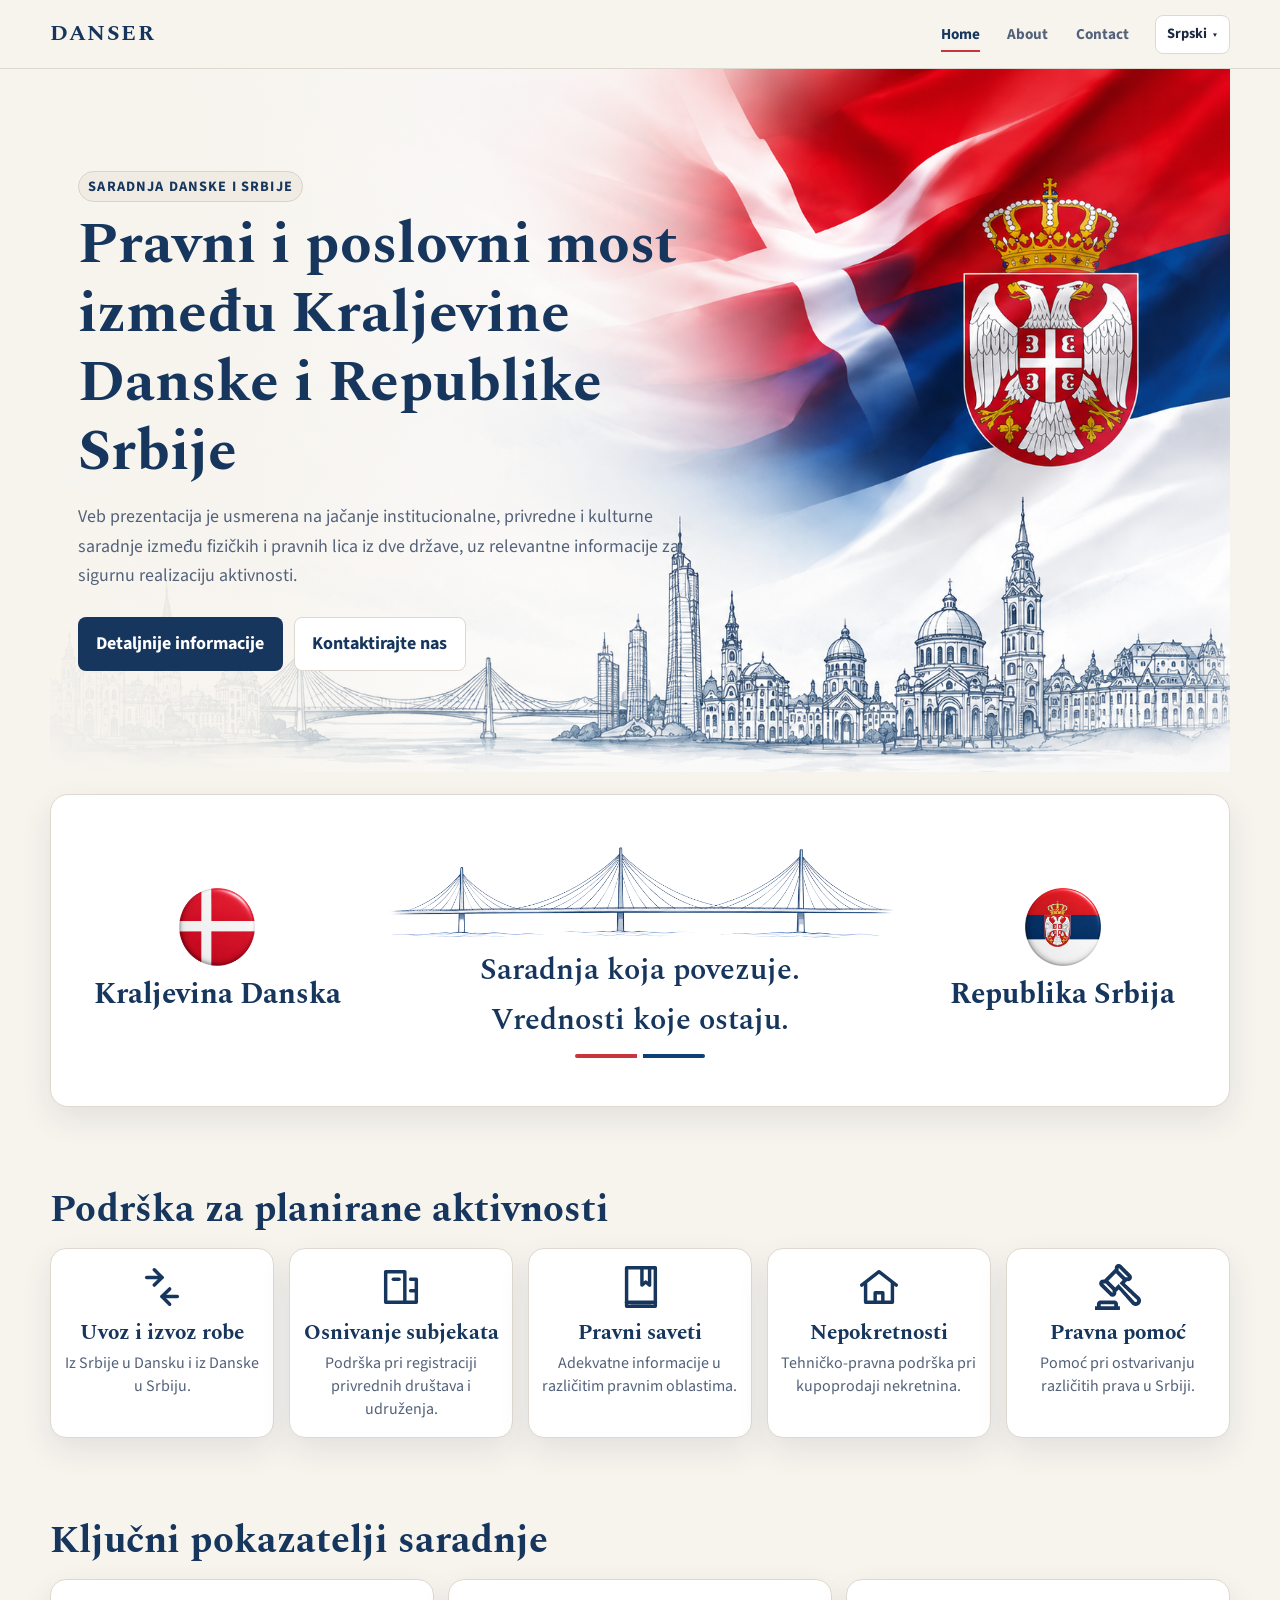
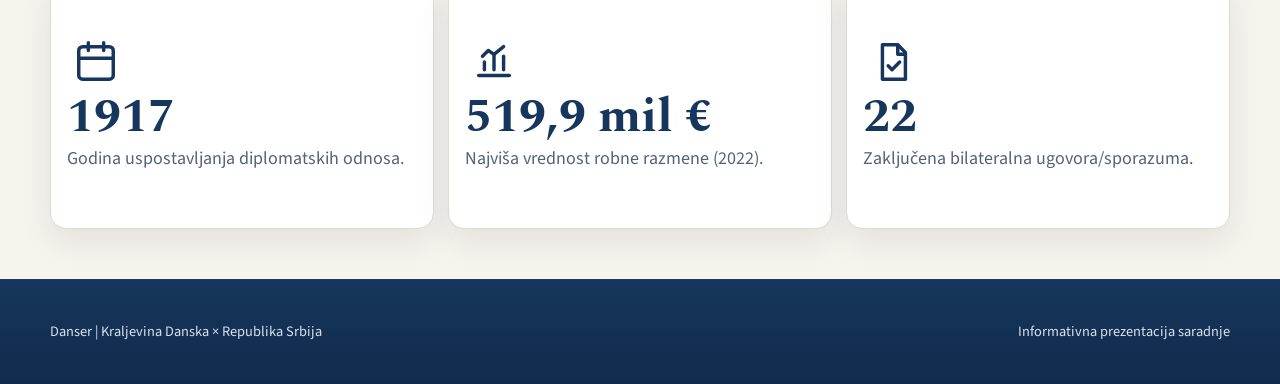
<file: index.html>
<!doctype html>
<html lang="sr">
<head>
  <meta charset="UTF-8">
  <meta name="viewport" content="width=device-width, initial-scale=1.0">
  <title>Danser | Home</title>
  <link rel="stylesheet" href="styles.css">
</head>
<body>
<header class="site-header">
  <div class="container header-inner">
    <a class="brand" href="index.html">Danser</a>
    <nav class="main-nav desktop-nav" aria-label="Primary navigation">
      <a class="active" href="index.html">Home</a>
      <a href="about.html">About</a>
      <a href="contact.html">Contact</a>
    </nav>
    <div class="lang-switch desktop-lang">
      <button class="lang-trigger" type="button" aria-haspopup="true">Srpski</button>
      <div class="lang-menu" role="menu" aria-label="Language">
        <a class="active" href="index.html">Srpski</a>
        <a href="da/index.html">Dansk</a>
      </div>
    </div>

    <input class="mobile-nav-toggle" id="mobile-nav-toggle" type="checkbox" aria-label="Open mobile menu">
    <label class="mobile-nav-button" for="mobile-nav-toggle" aria-label="Toggle mobile menu">
      <span></span>
      <span></span>
      <span></span>
    </label>
    <label class="mobile-nav-backdrop" for="mobile-nav-toggle" aria-hidden="true"></label>

    <aside class="mobile-nav-panel" aria-label="Mobile navigation">
      <div class="mobile-nav-head">
        <span>Meni</span>
        <label class="mobile-nav-close" for="mobile-nav-toggle" aria-label="Close menu">×</label>
      </div>
      <nav class="mobile-nav-links" aria-label="Mobile primary navigation">
        <a class="active" href="index.html">Home</a>
        <a href="about.html">About</a>
        <a href="contact.html">Contact</a>
      </nav>
      <details class="mobile-lang-switch">
        <summary>Srpski</summary>
        <div class="mobile-lang-menu">
          <a class="active" href="index.html">Srpski</a>
          <a href="da/index.html">Dansk</a>
        </div>
      </details>
    </aside>
  </div>
</header>

<main class="home-main">
  <section class="section-space">
    <div class="container">
      <div class="hero-panel">
        <img class="hero-image-full" src="assets/hero.png" alt="Zastave Kraljevine Danske i Republike Srbije sa panoramom i mostom saradnje">
        <div class="hero-overlay">
          <span class="kicker">Saradnja Danske i Srbije</span>
          <h1>Pravni i poslovni most između Kraljevine Danske i Republike Srbije</h1>
          <p class="lead">Veb prezentacija je usmerena na jačanje institucionalne, privredne i kulturne saradnje između fizičkih i pravnih lica iz dve države, uz relevantne informacije za sigurnu realizaciju aktivnosti.</p>
          <div class="hero-actions">
            <a class="button primary" href="about.html">Detaljnije informacije</a>
            <a class="button secondary" href="contact.html">Kontaktirajte nas</a>
          </div>
        </div>
      </div>
    </div>
  </section>

  <section class="section-space">
    <div class="container">
      <div class="country-bridge-banner">
        <article class="banner-country">
          <img class="flag-round-img" src="assets/dan.png" alt="Zastava Kraljevine Danske">
          <h3>Kraljevina Danska</h3>
        </article>
        <div class="banner-center">
          <img class="bridge-image" src="assets/bridge.png" alt="Most saradnje">
          <p style="font-size:30px;">Saradnja koja povezuje. <br/>Vrednosti koje ostaju.</p>
          <div class="dual-accent"></div>
        </div>
        <article class="banner-country">
          <img class="flag-round-img" src="assets/ser.png" alt="Zastava Republike Srbije">
          <h3>Republika Srbija</h3>
        </article>
      </div>
    </div>
  </section>

  <section class="section-space">
    <div class="container">
      <header class="section-header watermark">
        <h2>Podrška za planirane aktivnosti</h2>
      </header>
      <div class="grid services-grid">
        <article class="card service-card">
          <div class="icon-circle">
            <svg class="icon" viewBox="0 0 24 24" aria-hidden="true"><path d="M4 7h8"/><path d="M8 3l4 4-4 4"/><path d="M20 17h-8"/><path d="M16 13l-4 4 4 4"/></svg>
          </div>
          <h3>Uvoz i izvoz robe</h3>
          <p>Iz Srbije u Dansku i iz Danske u Srbiju.</p>
        </article>
        <article class="card service-card">
          <div class="icon-circle">
            <svg class="icon" viewBox="0 0 24 24" aria-hidden="true"><path d="M4 4h10v16H4z"/><path d="M8 8h3"/><path d="M17 8h3v12h-6"/><path d="M17 14h3"/></svg>
          </div>
          <h3>Osnivanje subjekata</h3>
          <p>Podrška pri registraciji privrednih društava i udruženja.</p>
        </article>
        <article class="card service-card">
          <div class="icon-circle">
            <svg class="icon" viewBox="0 0 24 24" aria-hidden="true"><path d="M5 2h15v20H5z"/><path d="M5 20h15"/><path d="M13 2v9l2-1.6 2 1.6V2"/><path d="M7.5 22h10"/></svg>
          </div>
          <h3>Pravni saveti</h3>
          <p>Adekvatne informacije u različitim pravnim oblastima.</p>
        </article>
        <article class="card service-card">
          <div class="icon-circle">
            <svg class="icon" viewBox="0 0 24 24" aria-hidden="true"><path d="M3 11 12 4l9 7"/><path d="M5 10v10h14V10"/><path d="M14 20v-5h-4v5"/></svg>
          </div>
          <h3>Nepokretnosti</h3>
          <p>Tehničko-pravna podrška pri kupoprodaji nekretnina.</p>
        </article>
        <article class="card service-card">
          <div class="icon-circle">
            <svg class="icon" viewBox="0 0 24 24" aria-hidden="true"><path fill="currentColor" stroke="none" fill-rule="evenodd" clip-rule="evenodd" d="M10.052 19.001l.051.002.051.003.05.004.051.006.05.007.049.008.049.01.049.01.048.012.048.013.047.014.046.015.047.016.045.018.045.018.045.02.044.02.043.022.043.022.043.024.041.025.041.025.04.027.04.027.039.028.038.03.037.03.037.031.036.032.035.032.034.034.034.034.032.035.032.036.031.037.03.037.03.038.028.039.027.04.027.04.025.041.025.041.024.043.022.042.022.044.02.044.02.045.018.045.018.045.016.047.015.046.014.047.013.048.012.048.01.049.01.049.008.049.007.05.006.051.004.05.003.051.002.051.001.052v1h1v2h-13v-2h1v-1l.001-.052.002-.051.003-.051.004-.05.006-.051.007-.05.008-.049.01-.049.01-.049.012-.048.013-.048.014-.047.015-.046.016-.047.018-.045.018-.045.02-.045.02-.044.022-.044.022-.042.024-.043.025-.041.025-.041.027-.04.027-.04.028-.039.03-.038.03-.037.031-.037.032-.036.032-.035.034-.034.034-.034.035-.032.036-.032.037-.031.037-.03.038-.03.039-.028.04-.027.04-.027.041-.025.041-.025.043-.024.043-.022.043-.022.044-.02.045-.02.045-.018.045-.018.047-.016.046-.015.047-.014.048-.013.048-.012.049-.01.049-.01.049-.008.05-.007.051-.006.05-.004.051-.003.051-.002.052-.001h7l.052.001zm-7.039 1.999h-.013v1h7v-1h-6.987zm9.356-20.999l.05.001.05.003.049.005.049.005.049.007.049.007.048.009.048.011.048.011.047.012.047.014.046.014.046.016.046.017.045.018.045.019.044.021.044.021.043.022.043.024.042.025.041.025.041.027.041.028.039.029.039.029.039.031.038.032.037.033.036.034.036.035 4.949 4.949.035.036.034.036.033.038.032.037.031.039.03.039.029.04.027.04.027.042.026.041.024.042.024.043.022.043.022.044.02.044.019.045.018.045.017.046.016.046.015.046.013.047.012.047.012.048.01.048.009.048.007.049.007.048.005.049.005.05.003.049.001.05.001.05-.001.061-.003.061-.004.06-.006.06-.008.059-.01.058-.011.058-.013.057-.015.056-.016.056-.018.055-.019.054-.02.053-.023.053-.023.051-.025.051-.027.05-.027.05-.029.048-.031.047-.031.046-.033.046-.034.044-.036.044-.036.042-.038.041-.038.041-.04.039-.041.038-.041.037-.043.035-.044.035-.044.033-.046.032-.046.031-.047.029-.049.029-.048.027-.05.025-.05.024-.051.023-.052.021-.052.02-.053.019-.054.017-.054.016-.054.014-.056.012-.055.011-.056.009-.057.008-.057.006-.057.005-.057.003-.058.001-.058-.001-.059-.002-.058-.004-.059-.006-.059-.008-.059-.009-.059-.012-.06-.013-.059-.015-1.219 1.22 2.099 1.947 1.696 1.57 1.33 1.229 1.003.924.714.656.463.424.249.227.075.068.05.051.049.052.047.053.045.054.045.055.042.056.041.056.04.057.038.058.037.059.035.059.034.06.032.061.031.061.028.062.028.063.026.063.024.064.023.064.02.065.02.065.018.066.016.066.014.067.013.067.011.067.009.068.008.067.006.069.005.068.002.069.001.069-.001.073-.003.072-.005.072-.006.071-.009.071-.011.07-.012.07-.014.069-.016.069-.017.068-.02.068-.021.066-.022.067-.025.065-.026.065-.027.064-.029.063-.031.062-.032.061-.034.061-.035.06-.036.059-.038.057-.04.057-.041.056-.042.055-.043.054-.045.052-.046.052-.047.05-.049.05-.05.048-.05.047-.052.045-.054.045-.054.043-.055.042-.057.04-.057.039-.058.038-.06.036-.06.035-.061.034-.063.031-.063.031-.063.028-.065.028-.066.025-.066.024-.067.023-.068.02-.068.019-.069.017-.07.016-.071.013-.071.012-.071.01-.073.008-.072.006-.074.005-.073.002h-.074l-.075-.001-.075-.004-.063-.005-.062-.006-.062-.007-.062-.009-.062-.011-.061-.012-.061-.013-.061-.015-.06-.017-.06-.018-.06-.019-.059-.021-.059-.022-.059-.024-.058-.025-.058-.026-.057-.028-.057-.03-.056-.031-.056-.032-.056-.033-.055-.035-.054-.037-.054-.037-.054-.039-.053-.041-.052-.042-.052-.043-.051-.044-.051-.046-.05-.047-.049-.049-.042-.044-.075-.082-.241-.269-.349-.392-.437-.495-1.071-1.216-1.213-1.38-1.213-1.381-1.068-1.218-1.133-1.292-1.313 1.312.015.061.013.061.011.061.009.06.007.061.006.06.003.059.002.06.001.059-.002.059-.003.058-.005.058-.006.058-.009.057-.009.056-.012.056-.012.056-.015.055-.016.054-.017.054-.019.053-.02.052-.022.052-.023.051-.025.05-.026.049-.027.049-.028.048-.03.046-.031.047-.032.045-.034.044-.035.043-.035.042-.037.042-.039.04-.039.039-.04.038-.041.037-.043.036-.043.035-.045.033-.045.033-.046.031-.047.029-.048.029-.049.027-.05.026-.051.024-.051.023-.053.022-.053.02-.053.019-.055.017-.055.016-.056.014-.056.013-.057.011-.058.009-.058.008-.059.006-.059.004-.06.003-.06.001-.05-.001-.05-.002-.05-.003-.05-.004-.049-.005-.049-.007-.048-.008-.049-.009-.048-.01-.047-.011-.047-.013-.047-.014-.047-.014-.046-.016-.045-.017-.045-.018-.045-.019-.044-.021-.044-.021-.043-.022-.043-.024-.042-.025-.041-.025-.041-.027-.041-.028-.039-.029-.04-.029-.038-.031-.038-.032-.037-.033-.036-.034-.036-.035-4.949-4.948-.004-.004-.035-.036-.033-.036-.033-.038-.032-.038-.031-.038-.029-.039-.029-.04-.028-.041-.026-.041-.026-.041-.024-.042-.023-.043-.023-.043-.021-.043-.02-.045-.019-.044-.018-.045-.017-.046-.015-.045-.015-.047-.013-.046-.013-.047-.011-.048-.01-.047-.009-.048-.008-.049-.006-.048-.005-.049-.005-.049-.003-.05-.001-.049-.001-.05.001-.05.001-.049.003-.05.004-.049.006-.049.006-.049.008-.048.009-.048.01-.048.011-.047.012-.047.014-.047.014-.047.016-.046.017-.045.018-.045.019-.045.02-.044.021-.044.023-.043.023-.043.025-.042.025-.042.027-.041.028-.04.029-.04.029-.04.031-.038.032-.038.033-.038.034-.036.035-.036.051-.049.052-.047.054-.045.054-.042.055-.041.056-.038.058-.036.058-.034.058-.032.06-.029.06-.028.061-.025.061-.023.062-.021.062-.019.063-.017.063-.015.063-.013.063-.01.064-.009.064-.006.063-.005.064-.002.064-.001.063.002.064.004.063.005.063.008.063.009.062.012.062.013.061.016 5.679-5.679-.016-.062-.013-.063-.012-.063-.01-.063-.007-.064-.006-.064-.003-.064-.002-.064.001-.064.003-.064.004-.064.007-.063.009-.064.011-.063.013-.063.015-.063.017-.063.019-.062.021-.061.023-.061.025-.06.028-.06.029-.059.032-.058.033-.057.036-.057.038-.055.04-.055.042-.053.044-.053.046-.051.048-.05.036-.035.036-.034.037-.033.038-.032.039-.031.039-.03.04-.029.04-.028.041-.027.042-.025.042-.025.043-.024.043-.022.044-.022.044-.02.045-.019.045-.018.046-.017.046-.016.046-.015.047-.013.047-.013.048-.011.048-.01.048-.009.049-.008.049-.007.049-.005.049-.005.05-.003.05-.001.05-.001.05.001zm-5.349 8.712l3.536 3.537 1.773-1.774 1.107 1.211 2.532 2.775 1.432 1.57 1.345 1.478.594.654.518.571.421.466.308.343.028.032.029.032.031.031.033.029.034.029.035.027.037.026.038.024.038.023.04.02.04.018.041.016.041.013.042.01.021.004.021.003.021.002.021.002.027.001.026.001.025-.001.025-.001.024-.003.024-.002.024-.004.023-.004.044-.011.041-.012.04-.015.037-.016.035-.017.033-.018.03-.019.029-.019.025-.019.024-.019.021-.018.018-.017.029-.028.027-.029.026-.031.023-.031.023-.032.02-.033.018-.034.017-.035.015-.035.013-.035.011-.037.009-.036.008-.037.005-.037.003-.038.001-.037-.001-.038-.003-.039-.005-.038-.007-.037-.009-.037-.011-.037-.014-.037-.015-.036-.016-.035-.019-.035-.021-.034-.022-.034-.025-.034-.026-.032-.028-.033-.03-.031-.078-.07-.041-.034-.024-.02-.016-.015-.189-.174-.217-.202-.242-.226-.265-.25-.591-.559-.656-.625-.705-.674-.735-.705-.748-.719-.744-.717-1.405-1.356-1.177-1.138-1.11-1.076 1.634-1.635-3.537-3.536-3.882 3.884zm-1.415 1.415l-1.411.003-.001.001 4.947 4.946.001-1.413-3.535-3.537h-.001zm6.714-6.716l-.002.003 3.536 3.536.002-.002 1.412-.002-4.948-4.948v1.413z"/></svg>
          </div>
          <h3>Pravna pomoć</h3>
          <p>Pomoć pri ostvarivanju različitih prava u Srbiji.</p>
        </article>
      </div>
    </div>
  </section>

  <section class="section-space" style="margin-bottom: 50px;">
    <div class="container">
      <header class="section-header watermark">
        <h2>Ključni pokazatelji saradnje</h2>
      </header>
      <div class="grid stats-grid">
        <article class="card stat-card">
          <div class="icon-circle" style="margin-left:0;">
            <svg class="icon" viewBox="0 0 24 24" aria-hidden="true"><rect x="3" y="4" width="18" height="17" rx="2"/><path d="M8 2v4"/><path d="M16 2v4"/><path d="M3 10h18"/></svg>
          </div>
          <strong>1917</strong>
          <p>Godina uspostavljanja diplomatskih odnosa.</p>
        </article>
        <article class="card stat-card">
          <div class="icon-circle" style="margin-left:0;">
            <svg class="icon" viewBox="0 0 24 24" aria-hidden="true"><path d="M4 19h16"/><path d="M7 16v-4"/><path d="M12 16V8"/><path d="M17 16v-7"/><path d="m6 9 3-3 3 2 5-4"/></svg>
          </div>
          <strong>519,9 mil €</strong>
          <p>Najviša vrednost robne razmene (2022).</p>
        </article>
        <article class="card stat-card">
          <div class="icon-circle" style="margin-left:0;">
            <svg class="icon" viewBox="0 0 24 24" aria-hidden="true"><path d="M7 3h8l4 4v14H7z"/><path d="M15 3v5h4"/><path d="m10 14 2 2 4-4"/></svg>
          </div>
          <strong>22</strong>
          <p>Zaključena bilateralna ugovora/sporazuma.</p>
        </article>
      </div>
    </div>
  </section>
</main>

<footer class="site-footer">
  <div class="container footer-inner">
    <span>Danser | Kraljevina Danska × Republika Srbija</span>
    <span>Informativna prezentacija saradnje</span>
  </div>
</footer>
</body>
</html>
</file>
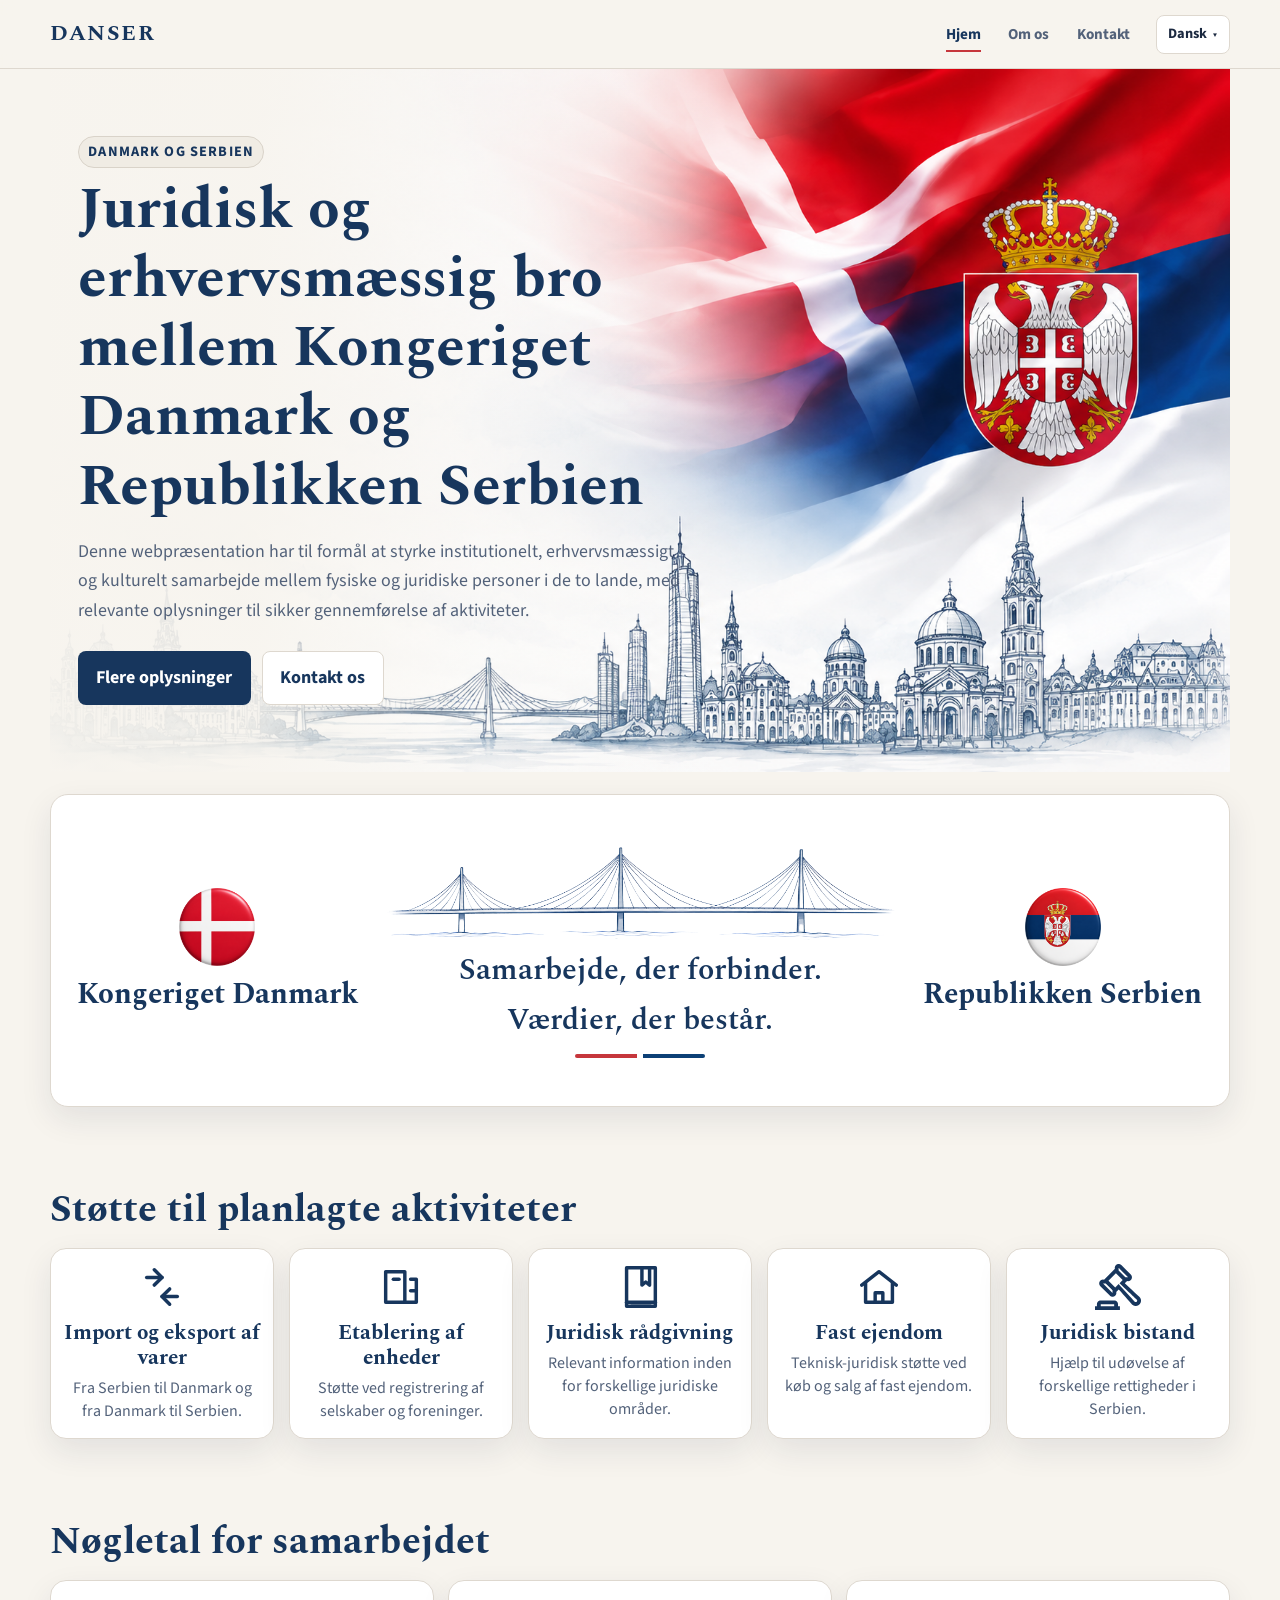
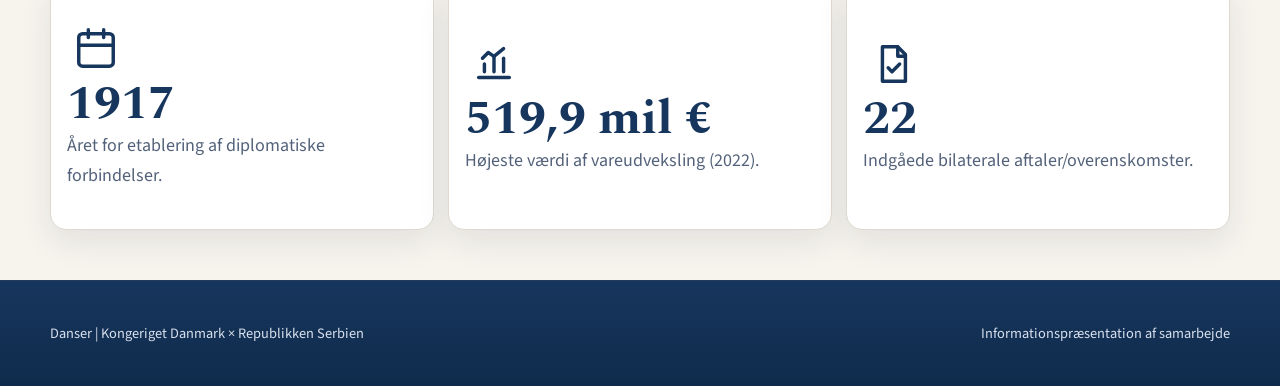
<file: da/index.html>
<!doctype html>
<html lang="da">
<head>
  <meta charset="UTF-8">
  <meta name="viewport" content="width=device-width, initial-scale=1.0">
  <title>Danser | Hjem</title>
  <link rel="stylesheet" href="../styles.css">
</head>
<body>
<header class="site-header">
  <div class="container header-inner">
    <a class="brand" href="index.html">Danser</a>
    <nav class="main-nav desktop-nav" aria-label="Primary navigation">
      <a class="active" href="index.html">Hjem</a>
      <a href="about.html">Om os</a>
      <a href="contact.html">Kontakt</a>
    </nav>
    <div class="lang-switch desktop-lang">
      <button class="lang-trigger" type="button" aria-haspopup="true">Dansk</button>
      <div class="lang-menu" role="menu" aria-label="Language">
        <a href="../index.html">Srpski</a>
        <a class="active" href="index.html">Dansk</a>
      </div>
    </div>

    <input class="mobile-nav-toggle" id="mobile-nav-toggle" type="checkbox" aria-label="Open mobile menu">
    <label class="mobile-nav-button" for="mobile-nav-toggle" aria-label="Toggle mobile menu">
      <span></span>
      <span></span>
      <span></span>
    </label>
    <label class="mobile-nav-backdrop" for="mobile-nav-toggle" aria-hidden="true"></label>

    <aside class="mobile-nav-panel" aria-label="Mobile navigation">
      <div class="mobile-nav-head">
        <span>Menu</span>
        <label class="mobile-nav-close" for="mobile-nav-toggle" aria-label="Close menu">×</label>
      </div>
      <nav class="mobile-nav-links" aria-label="Mobile primary navigation">
        <a class="active" href="index.html">Hjem</a>
        <a href="about.html">Om os</a>
        <a href="contact.html">Kontakt</a>
      </nav>
      <details class="mobile-lang-switch">
        <summary>Dansk</summary>
        <div class="mobile-lang-menu">
          <a href="../index.html">Srpski</a>
          <a class="active" href="index.html">Dansk</a>
        </div>
      </details>
    </aside>
  </div>
</header>

<main class="home-main">
  <section class="section-space">
    <div class="container">
      <div class="hero-panel">
        <img class="hero-image-full" src="../assets/hero.png" alt="Flagene for Kongeriget Danmark og Republikken Serbien med panorama og samarbejdsbro">
        <div class="hero-overlay">
          <span class="kicker">Danmark og Serbien</span>
          <h1>Juridisk og erhvervsmæssig bro mellem Kongeriget Danmark og Republikken Serbien</h1>
          <p class="lead">Denne webpræsentation har til formål at styrke institutionelt, erhvervsmæssigt og kulturelt samarbejde mellem fysiske og juridiske personer i de to lande, med relevante oplysninger til sikker gennemførelse af aktiviteter.</p>
          <div class="hero-actions">
            <a class="button primary" href="about.html">Flere oplysninger</a>
            <a class="button secondary" href="contact.html">Kontakt os</a>
          </div>
        </div>
      </div>
    </div>
  </section>

  <section class="section-space">
    <div class="container">
      <div class="country-bridge-banner">
        <article class="banner-country">
          <img class="flag-round-img" src="../assets/dan.png" alt="Kongeriget Danmarks flag">
          <h3>Kongeriget Danmark</h3>
        </article>
        <div class="banner-center">
          <img class="bridge-image" src="../assets/bridge.png" alt="Samarbejdsbro">
          <p style="font-size:30px;">Samarbejde, der forbinder. <br/>Værdier, der består.</p>
          <div class="dual-accent"></div>
        </div>
        <article class="banner-country">
          <img class="flag-round-img" src="../assets/ser.png" alt="Republikken Serbiens flag">
          <h3>Republikken Serbien</h3>
        </article>
      </div>
    </div>
  </section>

  <section class="section-space">
    <div class="container">
      <header class="section-header watermark">
        <h2>Støtte til planlagte aktiviteter</h2>
      </header>
      <div class="grid services-grid">
        <article class="card service-card">
          <div class="icon-circle">
            <svg class="icon" viewBox="0 0 24 24" aria-hidden="true"><path d="M4 7h8"/><path d="M8 3l4 4-4 4"/><path d="M20 17h-8"/><path d="M16 13l-4 4 4 4"/></svg>
          </div>
          <h3>Import og eksport af varer</h3>
          <p>Fra Serbien til Danmark og fra Danmark til Serbien.</p>
        </article>
        <article class="card service-card">
          <div class="icon-circle">
            <svg class="icon" viewBox="0 0 24 24" aria-hidden="true"><path d="M4 4h10v16H4z"/><path d="M8 8h3"/><path d="M17 8h3v12h-6"/><path d="M17 14h3"/></svg>
          </div>
          <h3>Etablering af enheder</h3>
          <p>Støtte ved registrering af selskaber og foreninger.</p>
        </article>
        <article class="card service-card">
          <div class="icon-circle">
            <svg class="icon" viewBox="0 0 24 24" aria-hidden="true"><path d="M5 2h15v20H5z"/><path d="M5 20h15"/><path d="M13 2v9l2-1.6 2 1.6V2"/><path d="M7.5 22h10"/></svg>
          </div>
          <h3>Juridisk rådgivning</h3>
          <p>Relevant information inden for forskellige juridiske områder.</p>
        </article>
        <article class="card service-card">
          <div class="icon-circle">
            <svg class="icon" viewBox="0 0 24 24" aria-hidden="true"><path d="M3 11 12 4l9 7"/><path d="M5 10v10h14V10"/><path d="M14 20v-5h-4v5"/></svg>
          </div>
          <h3>Fast ejendom</h3>
          <p>Teknisk-juridisk støtte ved køb og salg af fast ejendom.</p>
        </article>
        <article class="card service-card">
          <div class="icon-circle">
            <svg class="icon" viewBox="0 0 24 24" aria-hidden="true"><path fill="currentColor" stroke="none" fill-rule="evenodd" clip-rule="evenodd" d="M10.052 19.001l.051.002.051.003.05.004.051.006.05.007.049.008.049.01.049.01.048.012.048.013.047.014.046.015.047.016.045.018.045.018.045.02.044.02.043.022.043.022.043.024.041.025.041.025.04.027.04.027.039.028.038.03.037.03.037.031.036.032.035.032.034.034.034.034.032.035.032.036.031.037.03.037.03.038.028.039.027.04.027.04.025.041.025.041.024.043.022.042.022.044.02.044.02.045.018.045.018.045.016.047.015.046.014.047.013.048.012.048.01.049.01.049.008.049.007.05.006.051.004.05.003.051.002.051.001.052v1h1v2h-13v-2h1v-1l.001-.052.002-.051.003-.051.004-.05.006-.051.007-.05.008-.049.01-.049.01-.049.012-.048.013-.048.014-.047.015-.046.016-.047.018-.045.018-.045.02-.045.02-.044.022-.044.022-.042.024-.043.025-.041.025-.041.027-.04.027-.04.028-.039.03-.038.03-.037.031-.037.032-.036.032-.035.034-.034.034-.034.035-.032.036-.032.037-.031.037-.03.038-.03.039-.028.04-.027.04-.027.041-.025.041-.025.043-.024.043-.022.043-.022.044-.02.045-.02.045-.018.045-.018.047-.016.046-.015.047-.014.048-.013.048-.012.049-.01.049-.01.049-.008.05-.007.051-.006.05-.004.051-.003.051-.002.052-.001h7l.052.001zm-7.039 1.999h-.013v1h7v-1h-6.987zm9.356-20.999l.05.001.05.003.049.005.049.005.049.007.049.007.048.009.048.011.048.011.047.012.047.014.046.014.046.016.046.017.045.018.045.019.044.021.044.021.043.022.043.024.042.025.041.025.041.027.041.028.039.029.039.029.039.031.038.032.037.033.036.034.036.035 4.949 4.949.035.036.034.036.033.038.032.037.031.039.03.039.029.04.027.04.027.042.026.041.024.042.024.043.022.043.022.044.02.044.019.045.018.045.017.046.016.046.015.046.013.047.012.047.012.048.01.048.009.048.007.049.007.048.005.049.005.05.003.049.001.05.001.05-.001.061-.003.061-.004.06-.006.06-.008.059-.01.058-.011.058-.013.057-.015.056-.016.056-.018.055-.019.054-.02.053-.023.053-.023.051-.025.051-.027.05-.027.05-.029.048-.031.047-.031.046-.033.046-.034.044-.036.044-.036.042-.038.041-.038.041-.04.039-.041.038-.041.037-.043.035-.044.035-.044.033-.046.032-.046.031-.047.029-.049.029-.048.027-.05.025-.05.024-.051.023-.052.021-.052.02-.053.019-.054.017-.054.016-.054.014-.056.012-.055.011-.056.009-.057.008-.057.006-.057.005-.057.003-.058.001-.058-.001-.059-.002-.058-.004-.059-.006-.059-.008-.059-.009-.059-.012-.06-.013-.059-.015-1.219 1.22 2.099 1.947 1.696 1.57 1.33 1.229 1.003.924.714.656.463.424.249.227.075.068.05.051.049.052.047.053.045.054.045.055.042.056.041.056.04.057.038.058.037.059.035.059.034.06.032.061.031.061.028.062.028.063.026.063.024.064.023.064.02.065.02.065.018.066.016.066.014.067.013.067.011.067.009.068.008.067.006.069.005.068.002.069.001.069-.001.073-.003.072-.005.072-.006.071-.009.071-.011.07-.012.07-.014.069-.016.069-.017.068-.02.068-.021.066-.022.067-.025.065-.026.065-.027.064-.029.063-.031.062-.032.061-.034.061-.035.06-.036.059-.038.057-.04.057-.041.056-.042.055-.043.054-.045.052-.046.052-.047.05-.049.05-.05.048-.05.047-.052.045-.054.045-.054.043-.055.042-.057.04-.057.039-.058.038-.06.036-.06.035-.061.034-.063.031-.063.031-.063.028-.065.028-.066.025-.066.024-.067.023-.068.02-.068.019-.069.017-.07.016-.071.013-.071.012-.071.01-.073.008-.072.006-.074.005-.073.002h-.074l-.075-.001-.075-.004-.063-.005-.062-.006-.062-.007-.062-.009-.062-.011-.061-.012-.061-.013-.061-.015-.06-.017-.06-.018-.06-.019-.059-.021-.059-.022-.059-.024-.058-.025-.058-.026-.057-.028-.057-.03-.056-.031-.056-.032-.056-.033-.055-.035-.054-.037-.054-.037-.054-.039-.053-.041-.052-.042-.052-.043-.051-.044-.051-.046-.05-.047-.049-.049-.042-.044-.075-.082-.241-.269-.349-.392-.437-.495-1.071-1.216-1.213-1.38-1.213-1.381-1.068-1.218-1.133-1.292-1.313 1.312.015.061.013.061.011.061.009.06.007.061.006.06.003.059.002.06.001.059-.002.059-.003.058-.005.058-.006.058-.009.057-.009.056-.012.056-.012.056-.015.055-.016.054-.017.054-.019.053-.02.052-.022.052-.023.051-.025.05-.026.049-.027.049-.028.048-.03.046-.031.047-.032.045-.034.044-.035.043-.035.042-.037.042-.039.04-.039.039-.04.038-.041.037-.043.036-.043.035-.045.033-.045.033-.046.031-.047.029-.048.029-.049.027-.05.026-.051.024-.051.023-.053.022-.053.02-.053.019-.055.017-.055.016-.056.014-.056.013-.057.011-.058.009-.058.008-.059.006-.059.004-.06.003-.06.001-.05-.001-.05-.002-.05-.003-.05-.004-.049-.005-.049-.007-.048-.008-.049-.009-.048-.01-.047-.011-.047-.013-.047-.014-.047-.014-.046-.016-.045-.017-.045-.018-.045-.019-.044-.021-.044-.021-.043-.022-.043-.024-.042-.025-.041-.025-.041-.027-.041-.028-.039-.029-.04-.029-.038-.031-.038-.032-.037-.033-.036-.034-.036-.035-4.949-4.948-.004-.004-.035-.036-.033-.036-.033-.038-.032-.038-.031-.038-.029-.039-.029-.04-.028-.041-.026-.041-.026-.041-.024-.042-.023-.043-.023-.043-.021-.043-.02-.045-.019-.044-.018-.045-.017-.046-.015-.045-.015-.047-.013-.046-.013-.047-.011-.048-.01-.047-.009-.048-.008-.049-.006-.048-.005-.049-.005-.049-.003-.05-.001-.049-.001-.05.001-.05.001-.049.003-.05.004-.049.006-.049.006-.049.008-.048.009-.048.01-.048.011-.047.012-.047.014-.047.014-.047.016-.046.017-.045.018-.045.019-.045.02-.044.021-.044.023-.043.023-.043.025-.042.025-.042.027-.041.028-.04.029-.04.029-.04.031-.038.032-.038.033-.038.034-.036.035-.036.051-.049.052-.047.054-.045.054-.042.055-.041.056-.038.058-.036.058-.034.058-.032.06-.029.06-.028.061-.025.061-.023.062-.021.062-.019.063-.017.063-.015.063-.013.063-.01.064-.009.064-.006.063-.005.064-.002.064-.001.063.002.064.004.063.005.063.008.063.009.062.012.062.013.061.016 5.679-5.679-.016-.062-.013-.063-.012-.063-.01-.063-.007-.064-.006-.064-.003-.064-.002-.064.001-.064.003-.064.004-.064.007-.063.009-.064.011-.063.013-.063.015-.063.017-.063.019-.062.021-.061.023-.061.025-.06.028-.06.029-.059.032-.058.033-.057.036-.057.038-.055.04-.055.042-.053.044-.053.046-.051.048-.05.036-.035.036-.034.037-.033.038-.032.039-.031.039-.03.04-.029.04-.028.041-.027.042-.025.042-.025.043-.024.043-.022.044-.022.044-.02.045-.019.045-.018.046-.017.046-.016.046-.015.047-.013.047-.013.048-.011.048-.01.048-.009.049-.008.049-.007.049-.005.049-.005.05-.003.05-.001.05-.001.05.001zm-5.349 8.712l3.536 3.537 1.773-1.774 1.107 1.211 2.532 2.775 1.432 1.57 1.345 1.478.594.654.518.571.421.466.308.343.028.032.029.032.031.031.033.029.034.029.035.027.037.026.038.024.038.023.04.02.04.018.041.016.041.013.042.01.021.004.021.003.021.002.021.002.027.001.026.001.025-.001.025-.001.024-.003.024-.002.024-.004.023-.004.044-.011.041-.012.04-.015.037-.016.035-.017.033-.018.03-.019.029-.019.025-.019.024-.019.021-.018.018-.017.029-.028.027-.029.026-.031.023-.031.023-.032.02-.033.018-.034.017-.035.015-.035.013-.035.011-.037.009-.036.008-.037.005-.037.003-.038.001-.037-.001-.038-.003-.039-.005-.038-.007-.037-.009-.037-.011-.037-.014-.037-.015-.036-.016-.035-.019-.035-.021-.034-.022-.034-.025-.034-.026-.032-.028-.033-.03-.031-.078-.07-.041-.034-.024-.02-.016-.015-.189-.174-.217-.202-.242-.226-.265-.25-.591-.559-.656-.625-.705-.674-.735-.705-.748-.719-.744-.717-1.405-1.356-1.177-1.138-1.11-1.076 1.634-1.635-3.537-3.536-3.882 3.884zm-1.415 1.415l-1.411.003-.001.001 4.947 4.946.001-1.413-3.535-3.537h-.001zm6.714-6.716l-.002.003 3.536 3.536.002-.002 1.412-.002-4.948-4.948v1.413z"/></svg>
          </div>
          <h3>Juridisk bistand</h3>
          <p>Hjælp til udøvelse af forskellige rettigheder i Serbien.</p>
        </article>
      </div>
    </div>
  </section>

  <section class="section-space" style="margin-bottom: 50px;">
    <div class="container">
      <header class="section-header watermark">
        <h2>Nøgletal for samarbejdet</h2>
      </header>
      <div class="grid stats-grid">
        <article class="card stat-card">
          <div class="icon-circle" style="margin-left:0;">
            <svg class="icon" viewBox="0 0 24 24" aria-hidden="true"><rect x="3" y="4" width="18" height="17" rx="2"/><path d="M8 2v4"/><path d="M16 2v4"/><path d="M3 10h18"/></svg>
          </div>
          <strong>1917</strong>
          <p>Året for etablering af diplomatiske forbindelser.</p>
        </article>
        <article class="card stat-card">
          <div class="icon-circle" style="margin-left:0;">
            <svg class="icon" viewBox="0 0 24 24" aria-hidden="true"><path d="M4 19h16"/><path d="M7 16v-4"/><path d="M12 16V8"/><path d="M17 16v-7"/><path d="m6 9 3-3 3 2 5-4"/></svg>
          </div>
          <strong>519,9 mil €</strong>
          <p>Højeste værdi af vareudveksling (2022).</p>
        </article>
        <article class="card stat-card">
          <div class="icon-circle" style="margin-left:0;">
            <svg class="icon" viewBox="0 0 24 24" aria-hidden="true"><path d="M7 3h8l4 4v14H7z"/><path d="M15 3v5h4"/><path d="m10 14 2 2 4-4"/></svg>
          </div>
          <strong>22</strong>
          <p>Indgåede bilaterale aftaler/overenskomster.</p>
        </article>
      </div>
    </div>
  </section>
</main>

<footer class="site-footer">
  <div class="container footer-inner">
    <span>Danser | Kongeriget Danmark × Republikken Serbien</span>
    <span>Informationspræsentation af samarbejde</span>
  </div>
</footer>
</body>
</html>
</file>
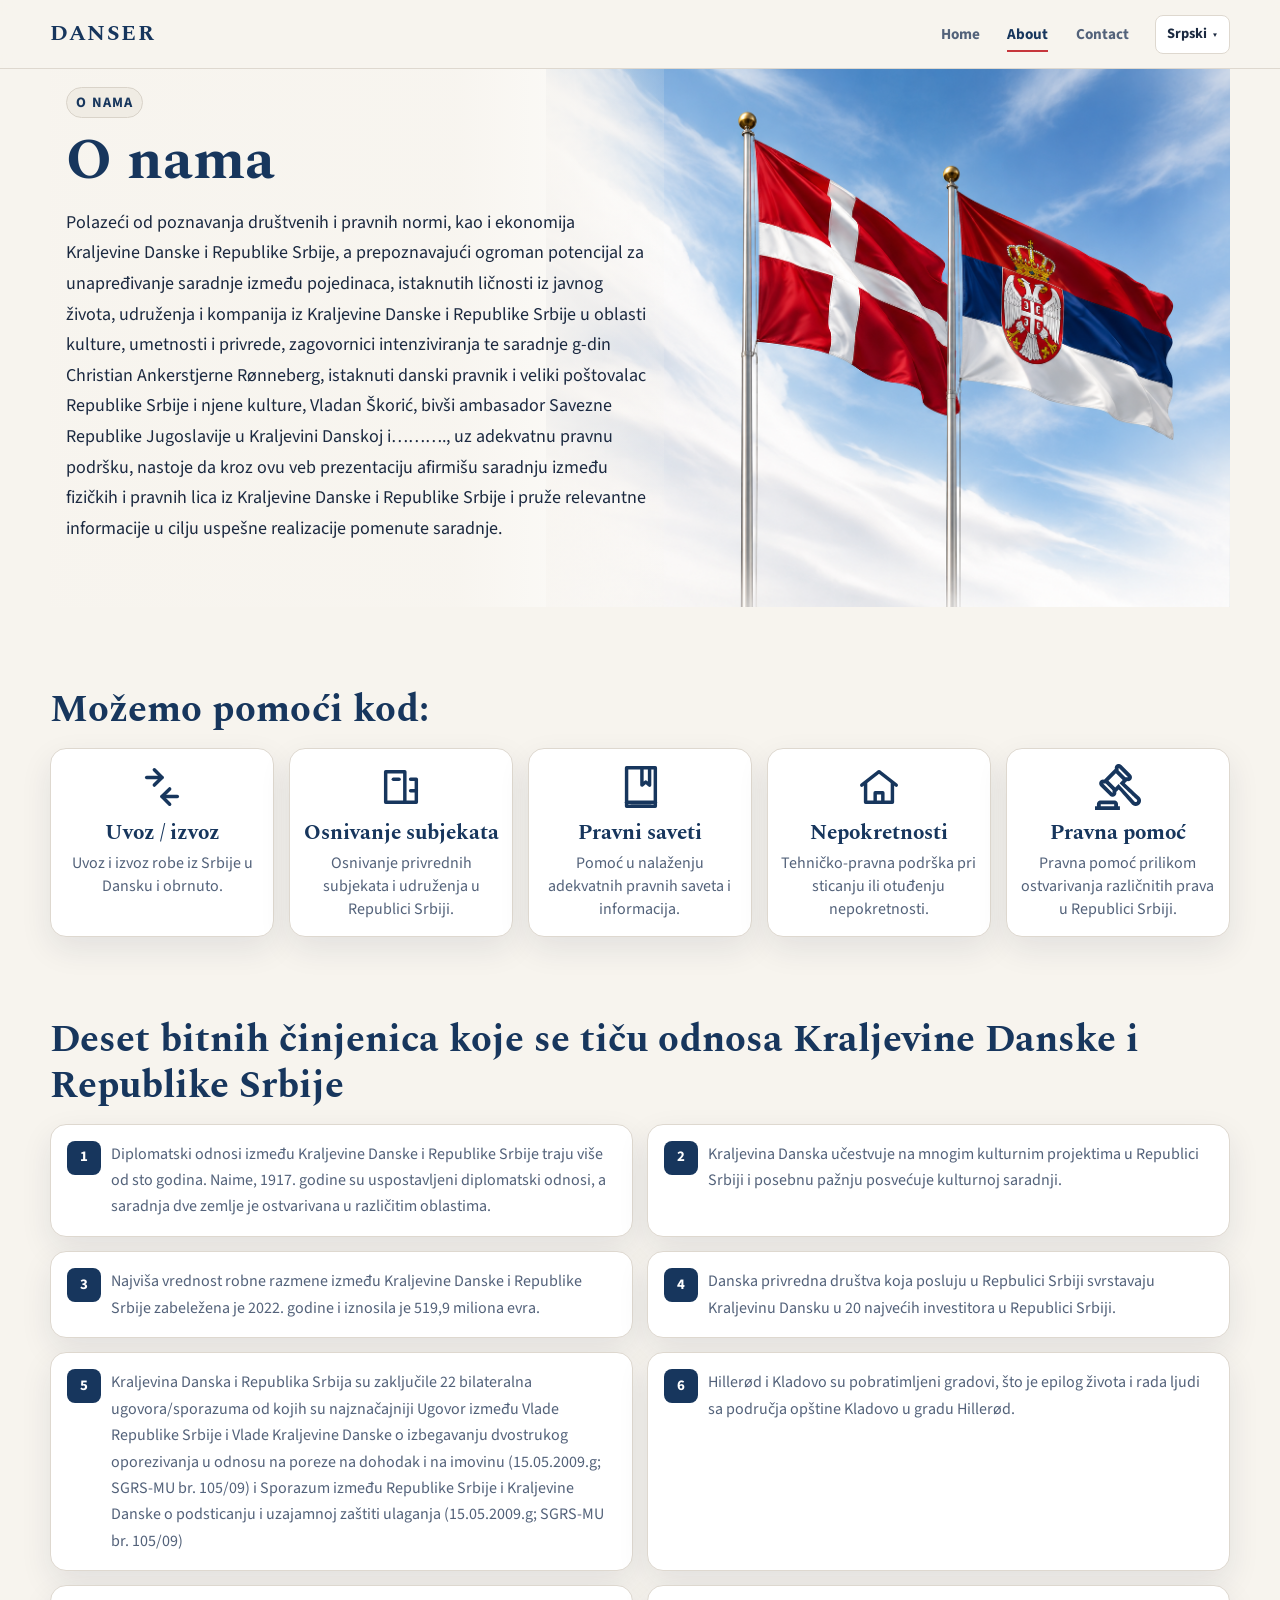
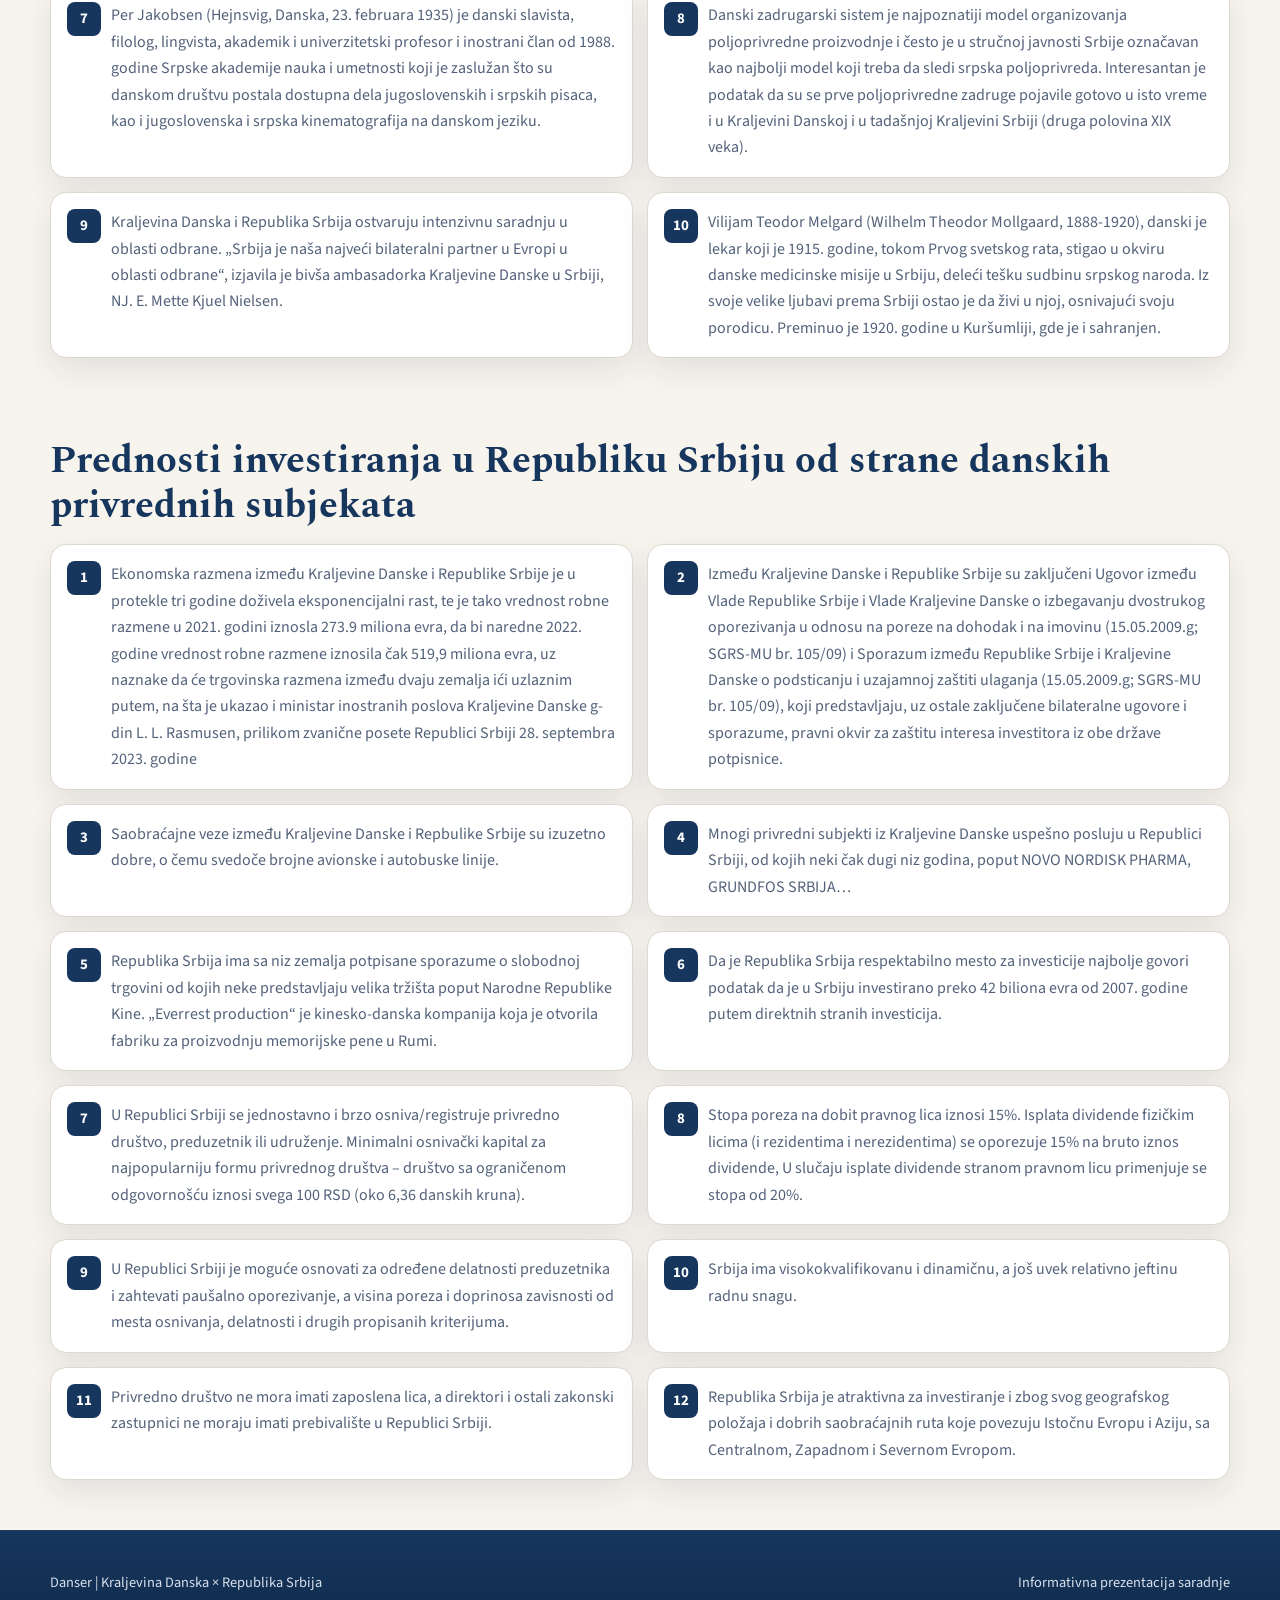
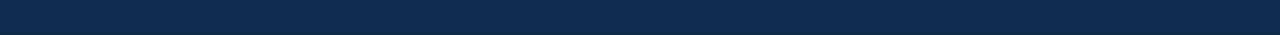
<file: about.html>
<!doctype html>
<html lang="sr">
<head>
  <meta charset="UTF-8">
  <meta name="viewport" content="width=device-width, initial-scale=1.0">
  <title>Danser | About</title>
  <link rel="stylesheet" href="styles.css">
</head>
<body>
<header class="site-header">
  <div class="container header-inner">
    <a class="brand" href="index.html">Danser</a>
    <nav class="main-nav desktop-nav" aria-label="Primary navigation">
      <a href="index.html">Home</a>
      <a class="active" href="about.html">About</a>
      <a href="contact.html">Contact</a>
    </nav>
    <div class="lang-switch desktop-lang">
      <button class="lang-trigger" type="button" aria-haspopup="true">Srpski</button>
      <div class="lang-menu" role="menu" aria-label="Language">
        <a class="active" href="about.html">Srpski</a>
        <a href="da/about.html">Dansk</a>
      </div>
    </div>

    <input class="mobile-nav-toggle" id="mobile-nav-toggle" type="checkbox" aria-label="Open mobile menu">
    <label class="mobile-nav-button" for="mobile-nav-toggle" aria-label="Toggle mobile menu">
      <span></span>
      <span></span>
      <span></span>
    </label>
    <label class="mobile-nav-backdrop" for="mobile-nav-toggle" aria-hidden="true"></label>

    <aside class="mobile-nav-panel" aria-label="Mobile navigation">
      <div class="mobile-nav-head">
        <span>Meni</span>
        <label class="mobile-nav-close" for="mobile-nav-toggle" aria-label="Close menu">×</label>
      </div>
      <nav class="mobile-nav-links" aria-label="Mobile primary navigation">
        <a href="index.html">Home</a>
        <a class="active" href="about.html">About</a>
        <a href="contact.html">Contact</a>
      </nav>
      <details class="mobile-lang-switch">
        <summary>Srpski</summary>
        <div class="mobile-lang-menu">
          <a class="active" href="about.html">Srpski</a>
          <a href="da/about.html">Dansk</a>
        </div>
      </details>
    </aside>
  </div>
</header>

<main class="about-main">
  <section class="section-space">
    <div class="container">
      <div class="about-top-panel">
        <img class="about-top-image" src="assets/about_hero.png" alt="Zastave Kraljevine Danske i Republike Srbije na jarbolima">
        <div class="about-top-copy">
          <span class="kicker">O nama</span>
          <h1 style="margin:0 0 0.75rem;">O nama</h1>
          <p>Polazeći od poznavanja društvenih i pravnih normi, kao i ekonomija Kraljevine Danske i Republike Srbije, a prepoznavajući ogroman potencijal za unapređivanje saradnje između pojedinaca, istaknutih ličnosti iz javnog života, udruženja i kompanija iz Kraljevine Danske i Republike Srbije u oblasti kulture, umetnosti i privrede, zagovornici intenziviranja te saradnje g-din Christian Ankerstjerne Rønneberg, istaknuti danski pravnik i veliki poštovalac Republike Srbije i njene kulture, Vladan Škorić, bivši ambasador Savezne Republike Jugoslavije u Kraljevini Danskoj i………., uz adekvatnu pravnu podršku, nastoje da kroz ovu veb prezentaciju afirmišu saradnju između fizičkih i pravnih lica iz Kraljevine Danske i Republike Srbije i pruže relevantne informacije u cilju uspešne realizacije pomenute saradnje.</p>
        </div>
      </div>
    </div>
  </section>

  <section class="section-space">
    <div class="container">
      <header class="section-header watermark">
        <h2>Možemo pomoći kod:</h2>
      </header>
      <div class="grid services-grid">
        <article class="card service-card">
          <div class="icon-circle"><svg class="icon" viewBox="0 0 24 24" aria-hidden="true"><path d="M4 7h8"/><path d="M8 3l4 4-4 4"/><path d="M20 17h-8"/><path d="M16 13l-4 4 4 4"/></svg></div>
          <h3>Uvoz / izvoz</h3>
          <p>Uvoz i izvoz robe iz Srbije u Dansku i obrnuto.</p>
        </article>
        <article class="card service-card">
          <div class="icon-circle"><svg class="icon" viewBox="0 0 24 24" aria-hidden="true"><path d="M4 4h10v16H4z"/><path d="M17 8h3v12h-6"/><path d="M8 8h3"/><path d="M17 14h3"/></svg></div>
          <h3>Osnivanje subjekata</h3>
          <p>Osnivanje privrednih subjekata i udruženja u Republici Srbiji.</p>
        </article>
        <article class="card service-card">
          <div class="icon-circle"><svg class="icon" viewBox="0 0 24 24" aria-hidden="true"><path d="M5 2h15v20H5z"/><path d="M5 20h15"/><path d="M13 2v9l2-1.6 2 1.6V2"/><path d="M7.5 22h10"/></svg></div>
          <h3>Pravni saveti</h3>
          <p>Pomoć u nalaženju adekvatnih pravnih saveta i informacija.</p>
        </article>
        <article class="card service-card">
          <div class="icon-circle"><svg class="icon" viewBox="0 0 24 24" aria-hidden="true"><path d="M3 11 12 4l9 7"/><path d="M5 10v10h14V10"/><path d="M14 20v-5h-4v5"/></svg></div>
          <h3>Nepokretnosti</h3>
          <p>Tehničko-pravna podrška pri sticanju ili otuđenju nepokretnosti.</p>
        </article>
        <article class="card service-card">
          <div class="icon-circle"><svg class="icon" viewBox="0 0 24 24" aria-hidden="true"><path fill="currentColor" stroke="none" fill-rule="evenodd" clip-rule="evenodd" d="M10.052 19.001l.051.002.051.003.05.004.051.006.05.007.049.008.049.01.049.01.048.012.048.013.047.014.046.015.047.016.045.018.045.018.045.02.044.02.043.022.043.022.043.024.041.025.041.025.04.027.04.027.039.028.038.03.037.03.037.031.036.032.035.032.034.034.034.034.032.035.032.036.031.037.03.037.03.038.028.039.027.04.027.04.025.041.025.041.024.043.022.042.022.044.02.044.02.045.018.045.018.045.016.047.015.046.014.047.013.048.012.048.01.049.01.049.008.049.007.05.006.051.004.05.003.051.002.051.001.052v1h1v2h-13v-2h1v-1l.001-.052.002-.051.003-.051.004-.05.006-.051.007-.05.008-.049.01-.049.01-.049.012-.048.013-.048.014-.047.015-.046.016-.047.018-.045.018-.045.02-.045.02-.044.022-.044.022-.042.024-.043.025-.041.025-.041.027-.04.027-.04.028-.039.03-.038.03-.037.031-.037.032-.036.032-.035.034-.034.034-.034.035-.032.036-.032.037-.031.037-.03.038-.03.039-.028.04-.027.04-.027.041-.025.041-.025.043-.024.043-.022.043-.022.044-.02.045-.02.045-.018.045-.018.047-.016.046-.015.047-.014.048-.013.048-.012.049-.01.049-.01.049-.008.05-.007.051-.006.05-.004.051-.003.051-.002.052-.001h7l.052.001zm-7.039 1.999h-.013v1h7v-1h-6.987zm9.356-20.999l.05.001.05.003.049.005.049.005.049.007.049.007.048.009.048.011.048.011.047.012.047.014.046.014.046.016.046.017.045.018.045.019.044.021.044.021.043.022.043.024.042.025.041.025.041.027.041.028.039.029.039.029.039.031.038.032.037.033.036.034.036.035 4.949 4.949.035.036.034.036.033.038.032.037.031.039.03.039.029.04.027.04.027.042.026.041.024.042.024.043.022.043.022.044.02.044.019.045.018.045.017.046.016.046.015.046.013.047.012.047.012.048.01.048.009.048.007.049.007.048.005.049.005.05.003.049.001.05.001.05-.001.061-.003.061-.004.06-.006.06-.008.059-.01.058-.011.058-.013.057-.015.056-.016.056-.018.055-.019.054-.02.053-.023.053-.023.051-.025.051-.027.05-.027.05-.029.048-.031.047-.031.046-.033.046-.034.044-.036.044-.036.042-.038.041-.038.041-.04.039-.041.038-.041.037-.043.035-.044.035-.044.033-.046.032-.046.031-.047.029-.049.029-.048.027-.05.025-.05.024-.051.023-.052.021-.052.02-.053.019-.054.017-.054.016-.054.014-.056.012-.055.011-.056.009-.057.008-.057.006-.057.005-.057.003-.058.001-.058-.001-.059-.002-.058-.004-.059-.006-.059-.008-.059-.009-.059-.012-.06-.013-.059-.015-1.219 1.22 2.099 1.947 1.696 1.57 1.33 1.229 1.003.924.714.656.463.424.249.227.075.068.05.051.049.052.047.053.045.054.045.055.042.056.041.056.04.057.038.058.037.059.035.059.034.06.032.061.031.061.028.062.028.063.026.063.024.064.023.064.02.065.02.065.018.066.016.066.014.067.013.067.011.067.009.068.008.067.006.069.005.068.002.069.001.069-.001.073-.003.072-.005.072-.006.071-.009.071-.011.07-.012.07-.014.069-.016.069-.017.068-.02.068-.021.066-.022.067-.025.065-.026.065-.027.064-.029.063-.031.062-.032.061-.034.061-.035.06-.036.059-.038.057-.04.057-.041.056-.042.055-.043.054-.045.052-.046.052-.047.05-.049.05-.05.048-.05.047-.052.045-.054.045-.054.043-.055.042-.057.04-.057.039-.058.038-.06.036-.06.035-.061.034-.063.031-.063.031-.063.028-.065.028-.066.025-.066.024-.067.023-.068.02-.068.019-.069.017-.07.016-.071.013-.071.012-.071.01-.073.008-.072.006-.074.005-.073.002h-.074l-.075-.001-.075-.004-.063-.005-.062-.006-.062-.007-.062-.009-.062-.011-.061-.012-.061-.013-.061-.015-.06-.017-.06-.018-.06-.019-.059-.021-.059-.022-.059-.024-.058-.025-.058-.026-.057-.028-.057-.03-.056-.031-.056-.032-.056-.033-.055-.035-.054-.037-.054-.037-.054-.039-.053-.041-.052-.042-.052-.043-.051-.044-.051-.046-.05-.047-.049-.049-.042-.044-.075-.082-.241-.269-.349-.392-.437-.495-1.071-1.216-1.213-1.38-1.213-1.381-1.068-1.218-1.133-1.292-1.313 1.312.015.061.013.061.011.061.009.06.007.061.006.06.003.059.002.06.001.059-.002.059-.003.058-.005.058-.006.058-.009.057-.009.056-.012.056-.012.056-.015.055-.016.054-.017.054-.019.053-.02.052-.022.052-.023.051-.025.05-.026.049-.027.049-.028.048-.03.046-.031.047-.032.045-.034.044-.035.043-.035.042-.037.042-.039.04-.039.039-.04.038-.041.037-.043.036-.043.035-.045.033-.045.033-.046.031-.047.029-.048.029-.049.027-.05.026-.051.024-.051.023-.053.022-.053.02-.053.019-.055.017-.055.016-.056.014-.056.013-.057.011-.058.009-.058.008-.059.006-.059.004-.06.003-.06.001-.05-.001-.05-.002-.05-.003-.05-.004-.049-.005-.049-.007-.048-.008-.049-.009-.048-.01-.047-.011-.047-.013-.047-.014-.047-.014-.046-.016-.045-.017-.045-.018-.045-.019-.044-.021-.044-.021-.043-.022-.043-.024-.042-.025-.041-.025-.041-.027-.041-.028-.039-.029-.04-.029-.038-.031-.038-.032-.037-.033-.036-.034-.036-.035-4.949-4.948-.004-.004-.035-.036-.033-.036-.033-.038-.032-.038-.031-.038-.029-.039-.029-.04-.028-.041-.026-.041-.026-.041-.024-.042-.023-.043-.023-.043-.021-.043-.02-.045-.019-.044-.018-.045-.017-.046-.015-.045-.015-.047-.013-.046-.013-.047-.011-.048-.01-.047-.009-.048-.008-.049-.006-.048-.005-.049-.005-.049-.003-.05-.001-.049-.001-.05.001-.05.001-.049.003-.05.004-.049.006-.049.006-.049.008-.048.009-.048.01-.048.011-.047.012-.047.014-.047.014-.047.016-.046.017-.045.018-.045.019-.045.02-.044.021-.044.023-.043.023-.043.025-.042.025-.042.027-.041.028-.04.029-.04.029-.04.031-.038.032-.038.033-.038.034-.036.035-.036.051-.049.052-.047.054-.045.054-.042.055-.041.056-.038.058-.036.058-.034.058-.032.06-.029.06-.028.061-.025.061-.023.062-.021.062-.019.063-.017.063-.015.063-.013.063-.01.064-.009.064-.006.063-.005.064-.002.064-.001.063.002.064.004.063.005.063.008.063.009.062.012.062.013.061.016 5.679-5.679-.016-.062-.013-.063-.012-.063-.01-.063-.007-.064-.006-.064-.003-.064-.002-.064.001-.064.003-.064.004-.064.007-.063.009-.064.011-.063.013-.063.015-.063.017-.063.019-.062.021-.061.023-.061.025-.06.028-.06.029-.059.032-.058.033-.057.036-.057.038-.055.04-.055.042-.053.044-.053.046-.051.048-.05.036-.035.036-.034.037-.033.038-.032.039-.031.039-.03.04-.029.04-.028.041-.027.042-.025.042-.025.043-.024.043-.022.044-.022.044-.02.045-.019.045-.018.046-.017.046-.016.046-.015.047-.013.047-.013.048-.011.048-.01.048-.009.049-.008.049-.007.049-.005.049-.005.05-.003.05-.001.05-.001.05.001zm-5.349 8.712l3.536 3.537 1.773-1.774 1.107 1.211 2.532 2.775 1.432 1.57 1.345 1.478.594.654.518.571.421.466.308.343.028.032.029.032.031.031.033.029.034.029.035.027.037.026.038.024.038.023.04.02.04.018.041.016.041.013.042.01.021.004.021.003.021.002.021.002.027.001.026.001.025-.001.025-.001.024-.003.024-.002.024-.004.023-.004.044-.011.041-.012.04-.015.037-.016.035-.017.033-.018.03-.019.029-.019.025-.019.024-.019.021-.018.018-.017.029-.028.027-.029.026-.031.023-.031.023-.032.02-.033.018-.034.017-.035.015-.035.013-.035.011-.037.009-.036.008-.037.005-.037.003-.038.001-.037-.001-.038-.003-.039-.005-.038-.007-.037-.009-.037-.011-.037-.014-.037-.015-.036-.016-.035-.019-.035-.021-.034-.022-.034-.025-.034-.026-.032-.028-.033-.03-.031-.078-.07-.041-.034-.024-.02-.016-.015-.189-.174-.217-.202-.242-.226-.265-.25-.591-.559-.656-.625-.705-.674-.735-.705-.748-.719-.744-.717-1.405-1.356-1.177-1.138-1.11-1.076 1.634-1.635-3.537-3.536-3.882 3.884zm-1.415 1.415l-1.411.003-.001.001 4.947 4.946.001-1.413-3.535-3.537h-.001zm6.714-6.716l-.002.003 3.536 3.536.002-.002 1.412-.002-4.948-4.948v1.413z"/></svg></div>
          <h3>Pravna pomoć</h3>
          <p>Pravna pomoć prilikom ostvarivanja različnitih prava u Republici Srbiji.</p>
        </article>
      </div>
    </div>
  </section>

  <section class="section-space">
    <div class="container">
      <header class="section-header watermark">
        <h2>Deset bitnih činjenica koje se tiču odnosa Kraljevine Danske i Republike Srbije</h2>
      </header>
      <div class="grid fact-grid">
        <article class="card number-card"><span class="number-badge">1</span><p>Diplomatski odnosi između Kraljevine Danske i Republike Srbije traju više od sto godina. Naime, 1917. godine su uspostavljeni diplomatski odnosi, a saradnja dve zemlje je ostvarivana u različitim oblastima.</p></article>
        <article class="card number-card"><span class="number-badge">2</span><p>Kraljevina Danska učestvuje na mnogim kulturnim projektima u Republici Srbiji i posebnu pažnju posvećuje kulturnoj saradnji.</p></article>
        <article class="card number-card"><span class="number-badge">3</span><p>Najviša vrednost robne razmene između Kraljevine Danske i Republike Srbije zabeležena je 2022. godine i iznosila je 519,9 miliona evra.</p></article>
        <article class="card number-card"><span class="number-badge">4</span><p>Danska privredna društva koja posluju u Repbulici Srbiji svrstavaju Kraljevinu Dansku u 20 najvećih investitora u Republici Srbiji.</p></article>
        <article class="card number-card"><span class="number-badge">5</span><p>Kraljevina Danska i Republika Srbija su zaključile 22 bilateralna ugovora/sporazuma od kojih su najznačajniji Ugovor između Vlade Republike Srbije i Vlade Kraljevine Danske o izbegavanju dvostrukog oporezivanja u odnosu na poreze na dohodak i na imovinu (15.05.2009.g; SGRS-MU br. 105/09) i Sporazum između Republike Srbije i Kraljevine Danske o podsticanju i uzajamnoj zaštiti ulaganja (15.05.2009.g; SGRS-MU br. 105/09)</p></article>
        <article class="card number-card"><span class="number-badge">6</span><p>Hillerød i Kladovo su pobratimljeni gradovi, što je epilog života i rada ljudi sa područja opštine Kladovo u gradu Hillerød.</p></article>
        <article class="card number-card"><span class="number-badge">7</span><p>Per Jakobsen (Hejnsvig, Danska, 23. februara 1935) je danski slavista, filolog, lingvista, akademik i univerzitetski profesor i inostrani član od 1988. godine Srpske akademije nauka i umetnosti koji je zaslužan što su danskom društvu postala dostupna dela jugoslovenskih i srpskih pisaca, kao i jugoslovenska i srpska kinematografija na danskom jeziku.</p></article>
        <article class="card number-card"><span class="number-badge">8</span><p>Danski zadrugarski sistem je najpoznatiji model organizovanja poljoprivredne proizvodnje i često je u stručnoj javnosti Srbije označavan kao najbolji model koji treba da sledi srpska poljoprivreda. Interesantan je podatak da su se prve poljoprivredne zadruge pojavile gotovo u isto vreme i u Kraljevini Danskoj i u tadašnjoj Kraljevini Srbiji (druga polovina XIX veka).</p></article>
        <article class="card number-card"><span class="number-badge">9</span><p>Kraljevina Danska i Republika Srbija ostvaruju intenzivnu saradnju u oblasti odbrane. „Srbija je naša najveći bilateralni partner u Evropi u oblasti odbrane“, izjavila je bivša ambasadorka Kraljevine Danske u Srbiji, NJ. E. Mette Kjuel Nielsen.</p></article>
        <article class="card number-card"><span class="number-badge">10</span><p>Vilijam Teodor Melgard (Wilhelm Theodor Mollgaard, 1888-1920), danski je lekar koji je 1915. godine, tokom Prvog svetskog rata, stigao u okviru danske medicinske misije u Srbiju, deleći tešku sudbinu srpskog naroda. Iz svoje velike ljubavi prema Srbiji ostao je da živi u njoj, osnivajući svoju porodicu. Preminuo je 1920. godine u Kuršumliji, gde je i sahranjen.</p></article>
      </div>
    </div>
  </section>

  <section class="section-space" style="margin-bottom: 50px;">
    <div class="container">
      <header class="section-header watermark">
        <h2>Prednosti investiranja u Republiku Srbiju od strane danskih privrednih subjekata</h2>
      </header>
      <div class="grid benefits-grid">
        <article class="card number-card"><span class="number-badge">1</span><p>Ekonomska razmena između Kraljevine Danske i Republike Srbije je u protekle tri godine doživela eksponencijalni rast, te je tako vrednost robne razmene u 2021. godini iznosla 273.9 miliona evra, da bi naredne 2022. godine vrednost robne razmene iznosila čak 519,9 miliona evra, uz naznake da će trgovinska razmena između dvaju zemalja ići uzlaznim putem, na šta je ukazao i ministar inostranih poslova Kraljevine Danske g-din L. L. Rasmusen, prilikom zvanične posete Republici Srbiji 28. septembra 2023. godine</p></article>
        <article class="card number-card"><span class="number-badge">2</span><p>Između Kraljevine Danske i Republike Srbije su zaključeni Ugovor između Vlade Republike Srbije i Vlade Kraljevine Danske o izbegavanju dvostrukog oporezivanja u odnosu na poreze na dohodak i na imovinu (15.05.2009.g; SGRS-MU br. 105/09) i Sporazum između Republike Srbije i Kraljevine Danske o podsticanju i uzajamnoj zaštiti ulaganja (15.05.2009.g; SGRS-MU br. 105/09), koji predstavljaju, uz ostale zaključene bilateralne ugovore i sporazume, pravni okvir za zaštitu interesa investitora iz obe države potpisnice.</p></article>
        <article class="card number-card"><span class="number-badge">3</span><p>Saobraćajne veze između Kraljevine Danske i Repbulike Srbije su izuzetno dobre, o čemu svedoče brojne avionske i autobuske linije.</p></article>
        <article class="card number-card"><span class="number-badge">4</span><p>Mnogi privredni subjekti iz Kraljevine Danske uspešno posluju u Republici Srbiji, od kojih neki čak dugi niz godina, poput NOVO NORDISK PHARMA, GRUNDFOS SRBIJA…</p></article>
        <article class="card number-card"><span class="number-badge">5</span><p>Republika Srbija ima sa niz zemalja potpisane sporazume o slobodnoj trgovini od kojih neke predstavljaju velika tržišta poput Narodne Republike Kine. „Everrest production“ je kinesko-danska kompanija koja je otvorila fabriku za proizvodnju memorijske pene u Rumi.</p></article>
        <article class="card number-card"><span class="number-badge">6</span><p>Da je Republika Srbija respektabilno mesto za investicije najbolje govori podatak da je u Srbiju investirano preko 42 biliona evra od 2007. godine putem direktnih stranih investicija.</p></article>
        <article class="card number-card"><span class="number-badge">7</span><p>U Republici Srbiji se jednostavno i brzo osniva/registruje privredno društvo, preduzetnik ili udruženje. Minimalni osnivački kapital za najpopularniju formu privrednog društva – društvo sa ograničenom odgovornošću iznosi svega 100 RSD (oko 6,36 danskih kruna).</p></article>
        <article class="card number-card"><span class="number-badge">8</span><p>Stopa poreza na dobit pravnog lica iznosi 15%. Isplata dividende fizičkim licima (i rezidentima i nerezidentima) se oporezuje 15% na bruto iznos dividende, U slučaju isplate dividende stranom pravnom licu primenjuje se stopa od 20%.</p></article>
        <article class="card number-card"><span class="number-badge">9</span><p>U Republici Srbiji je moguće osnovati za određene delatnosti preduzetnika i zahtevati paušalno oporezivanje, a visina poreza i doprinosa zavisnosti od mesta osnivanja, delatnosti i drugih propisanih kriterijuma.</p></article>
        <article class="card number-card"><span class="number-badge">10</span><p>Srbija ima visokokvalifikovanu i dinamičnu, a još uvek relativno jeftinu radnu snagu.</p></article>
        <article class="card number-card"><span class="number-badge">11</span><p>Privredno društvo ne mora imati zaposlena lica, a direktori i ostali zakonski zastupnici ne moraju imati prebivalište u Republici Srbiji.</p></article>
        <article class="card number-card"><span class="number-badge">12</span><p>Republika Srbija je atraktivna za investiranje i zbog svog geografskog položaja i dobrih saobraćajnih ruta koje povezuju Istočnu Evropu i Aziju, sa Centralnom, Zapadnom i Severnom Evropom.</p></article>
      </div>
    </div>
  </section>
</main>

<footer class="site-footer">
  <div class="container footer-inner">
    <span>Danser | Kraljevina Danska × Republika Srbija</span>
    <span>Informativna prezentacija saradnje</span>
  </div>
</footer>
</body>
</html>
</file>
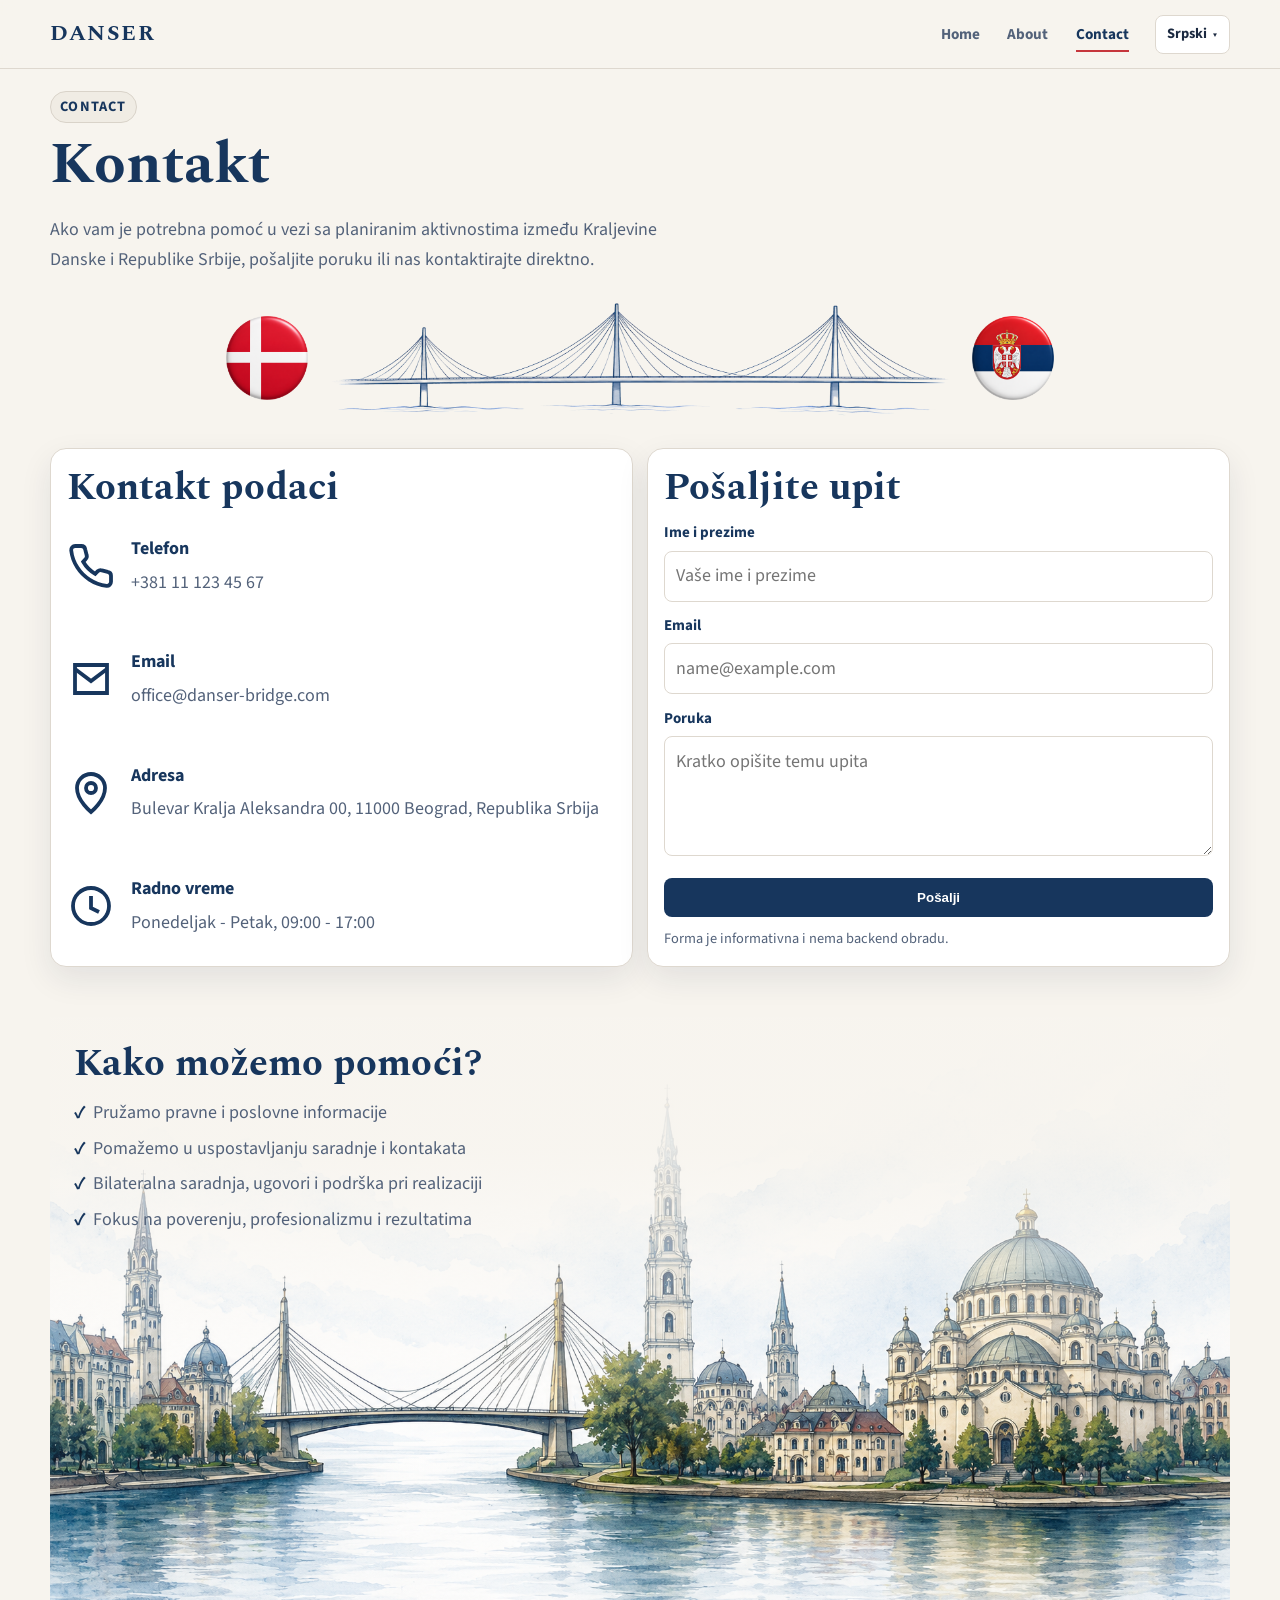
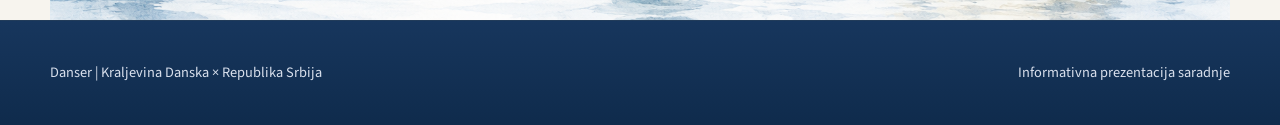
<file: contact.html>
<!doctype html>
<html lang="sr">
<head>
  <meta charset="UTF-8">
  <meta name="viewport" content="width=device-width, initial-scale=1.0">
  <title>Danser | Contact</title>
  <link rel="stylesheet" href="styles.css">
</head>
<body>
<header class="site-header">
  <div class="container header-inner">
    <a class="brand" href="index.html">Danser</a>
    <nav class="main-nav desktop-nav" aria-label="Primary navigation">
      <a href="index.html">Home</a>
      <a href="about.html">About</a>
      <a class="active" href="contact.html">Contact</a>
    </nav>
    <div class="lang-switch desktop-lang">
      <button class="lang-trigger" type="button" aria-haspopup="true">Srpski</button>
      <div class="lang-menu" role="menu" aria-label="Language">
        <a class="active" href="contact.html">Srpski</a>
        <a href="da/contact.html">Dansk</a>
      </div>
    </div>

    <input class="mobile-nav-toggle" id="mobile-nav-toggle" type="checkbox" aria-label="Open mobile menu">
    <label class="mobile-nav-button" for="mobile-nav-toggle" aria-label="Toggle mobile menu">
      <span></span>
      <span></span>
      <span></span>
    </label>
    <label class="mobile-nav-backdrop" for="mobile-nav-toggle" aria-hidden="true"></label>

    <aside class="mobile-nav-panel" aria-label="Mobile navigation">
      <div class="mobile-nav-head">
        <span>Meni</span>
        <label class="mobile-nav-close" for="mobile-nav-toggle" aria-label="Close menu">×</label>
      </div>
      <nav class="mobile-nav-links" aria-label="Mobile primary navigation">
        <a href="index.html">Home</a>
        <a href="about.html">About</a>
        <a class="active" href="contact.html">Contact</a>
      </nav>
      <details class="mobile-lang-switch">
        <summary>Srpski</summary>
        <div class="mobile-lang-menu">
          <a class="active" href="contact.html">Srpski</a>
          <a href="da/contact.html">Dansk</a>
        </div>
      </details>
    </aside>
  </div>
</header>

<main>
  <section class="section-space">
    <div class="container">
      <span class="kicker">Contact</span>
      <h1>Kontakt</h1>
      <p class="lead">Ako vam je potrebna pomoć u vezi sa planiranim aktivnostima između Kraljevine Danske i Republike Srbije, pošaljite poruku ili nas kontaktirajte direktno.</p>

      <div class="contact-bridge-strip" style="margin-top:1rem;">
        <div class="contact-bridge-visual">
          <img class="flag-round-img lg" src="assets/dan.png" alt="Zastava Kraljevine Danske">
          <img class="contact-bridge-image" src="assets/bridge.png" alt="Most saradnje">
          <img class="flag-round-img lg" src="assets/ser.png" alt="Zastava Republike Srbije">
        </div>
      </div>
    </div>
  </section>

  <section class="section-space" style="margin-bottom: 50px;">
    <div class="container contact-layout">
      <article class="contact-box">
        <h2>Kontakt podaci</h2>
        <div class="meta-list">
          <div class="meta-item">
            <svg class="meta-icon" viewBox="0 0 24 24" aria-hidden="true"><path d="M22 16.9v3a2 2 0 0 1-2.2 2 19.8 19.8 0 0 1-8.6-3.1 19.5 19.5 0 0 1-6-6A19.8 19.8 0 0 1 2.1 4.2 2 2 0 0 1 4.1 2h3a2 2 0 0 1 2 1.7l.7 2.8a2 2 0 0 1-.5 2.1L8.1 9.9a16 16 0 0 0 6 6l1.3-1.3a2 2 0 0 1 2.1-.4l2.8.7a2 2 0 0 1 1.7 2Z"/></svg>
            <div class="meta-content">
              <strong>Telefon</strong>
              <span>+381 11 123 45 67</span>
            </div>
          </div>
          <div class="meta-item">
            <svg class="meta-icon" viewBox="0 0 24 24" aria-hidden="true"><path d="M4 5h16v14H4z"/><path d="m4 7 8 6 8-6"/></svg>
            <div class="meta-content">
              <strong>Email</strong>
              <span>office@danser-bridge.com</span>
            </div>
          </div>
          <div class="meta-item">
            <svg class="meta-icon" viewBox="0 0 24 24" aria-hidden="true"><path d="M12 22s7-5.6 7-12a7 7 0 1 0-14 0c0 6.4 7 12 7 12Z"/><circle cx="12" cy="10" r="2.5"/></svg>
            <div class="meta-content">
              <strong>Adresa</strong>
              <span>Bulevar Kralja Aleksandra 00, 11000 Beograd, Republika Srbija</span>
            </div>
          </div>
          <div class="meta-item">
            <svg class="meta-icon" viewBox="0 0 24 24" aria-hidden="true"><circle cx="12" cy="12" r="9"/><path d="M12 7v6l4 2"/></svg>
            <div class="meta-content">
              <strong>Radno vreme</strong>
              <span>Ponedeljak - Petak, 09:00 - 17:00</span>
            </div>
          </div>
        </div>

      </article>

      <article class="contact-form">
        <h2>Pošaljite upit</h2>
        <form action="#" method="post" class="form-grid">
          <div>
            <label for="name">Ime i prezime</label>
            <input id="name" name="name" type="text" placeholder="Vaše ime i prezime">
          </div>
          <div>
            <label for="email">Email</label>
            <input id="email" name="email" type="email" placeholder="name@example.com">
          </div>
          <div>
            <label for="message">Poruka</label>
            <textarea id="message" name="message" placeholder="Kratko opišite temu upita"></textarea>
          </div>
          <button class="button primary" type="submit">Pošalji</button>
        </form>
        <p class="notice">Forma je informativna i nema backend obradu.</p>
      </article>
    </div>
  </section>

  <section class="section-space">
    <div class="container">
      <div class="contact-footer-illustration">
        <img src="assets/contact_footer.png" alt="Panorama sa mostom i gradskim motivima">
        <div class="contact-footer-overlay">
          <h2>Kako možemo pomoći?</h2>
          <ul class="checklist checklist-check">
            <li>Pružamo pravne i poslovne informacije</li>
            <li>Pomažemo u uspostavljanju saradnje i kontakata</li>
            <li>Bilateralna saradnja, ugovori i podrška pri realizaciji</li>
            <li>Fokus na poverenju, profesionalizmu i rezultatima</li>
          </ul>
        </div>
      </div>
    </div>
  </section>
</main>

<footer class="site-footer">
  <div class="container footer-inner">
    <span>Danser | Kraljevina Danska × Republika Srbija</span>
    <span>Informativna prezentacija saradnje</span>
  </div>
</footer>
</body>
</html>
</file>
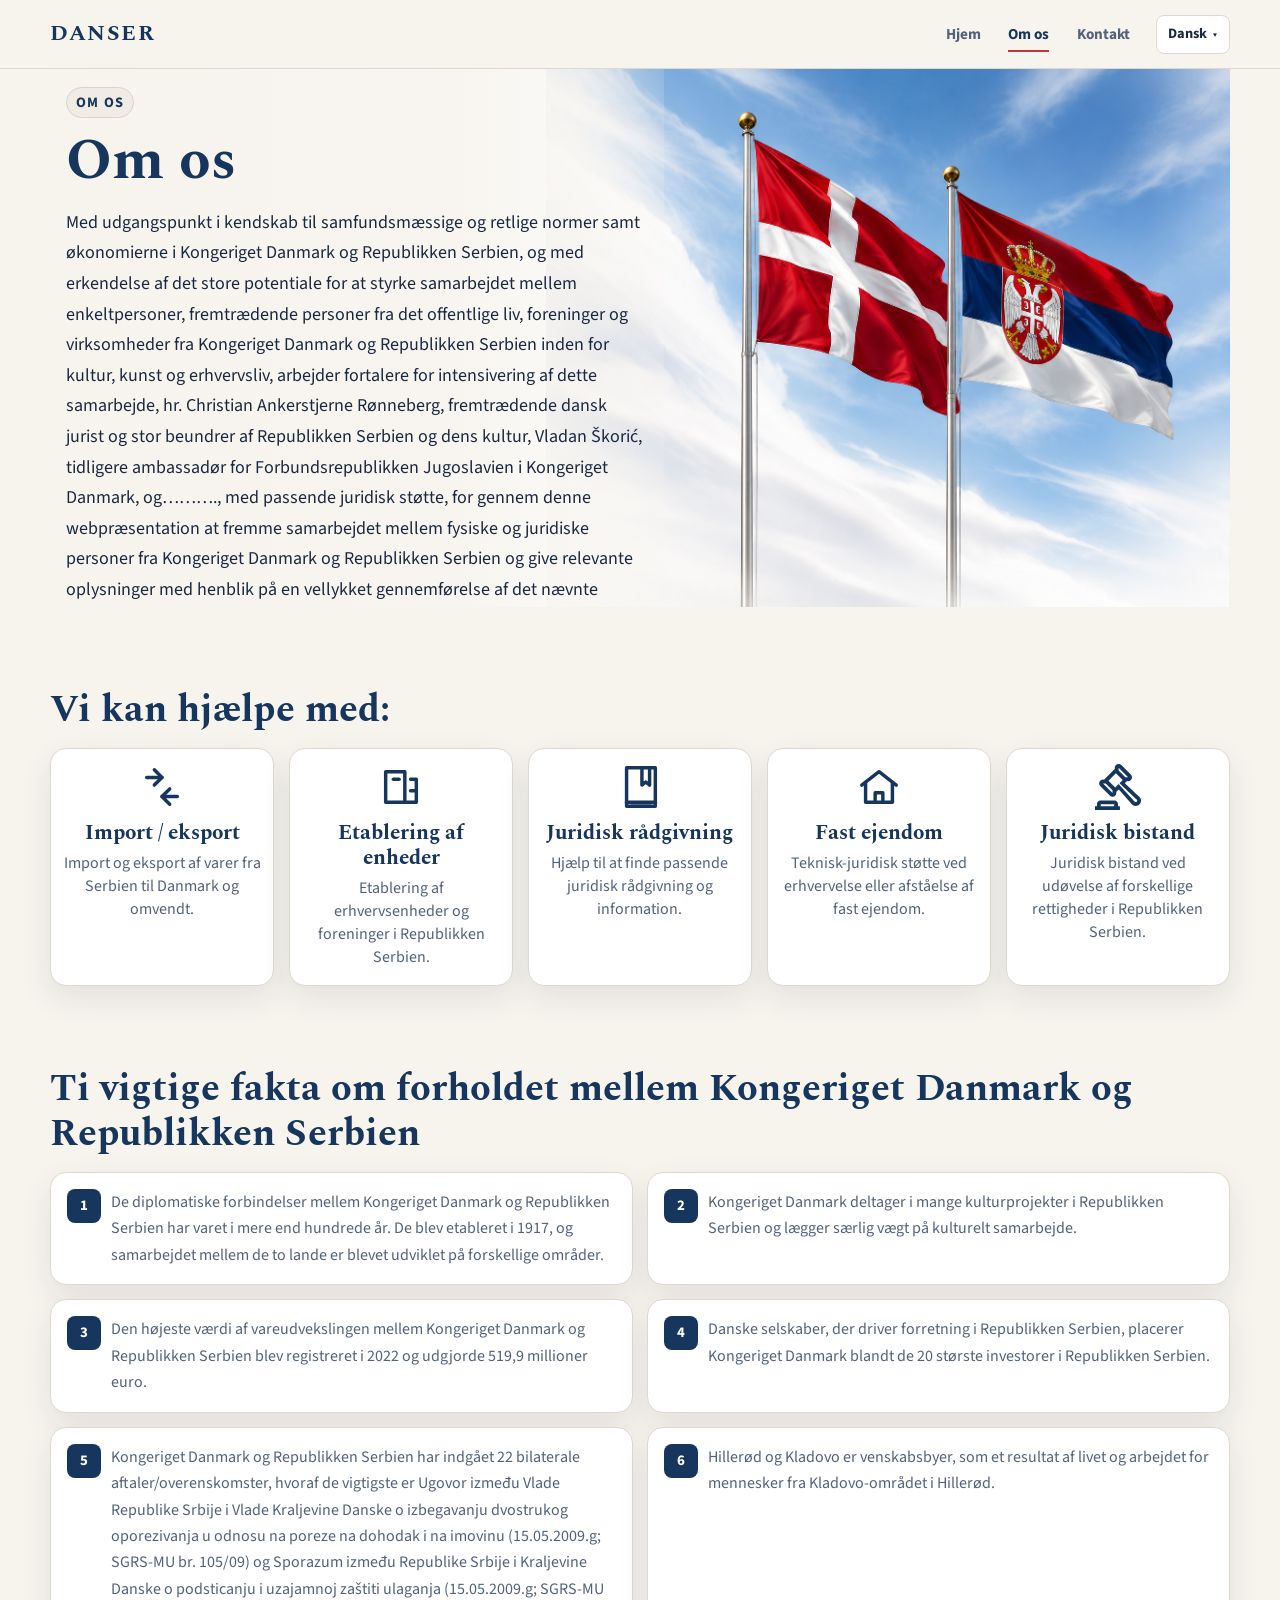
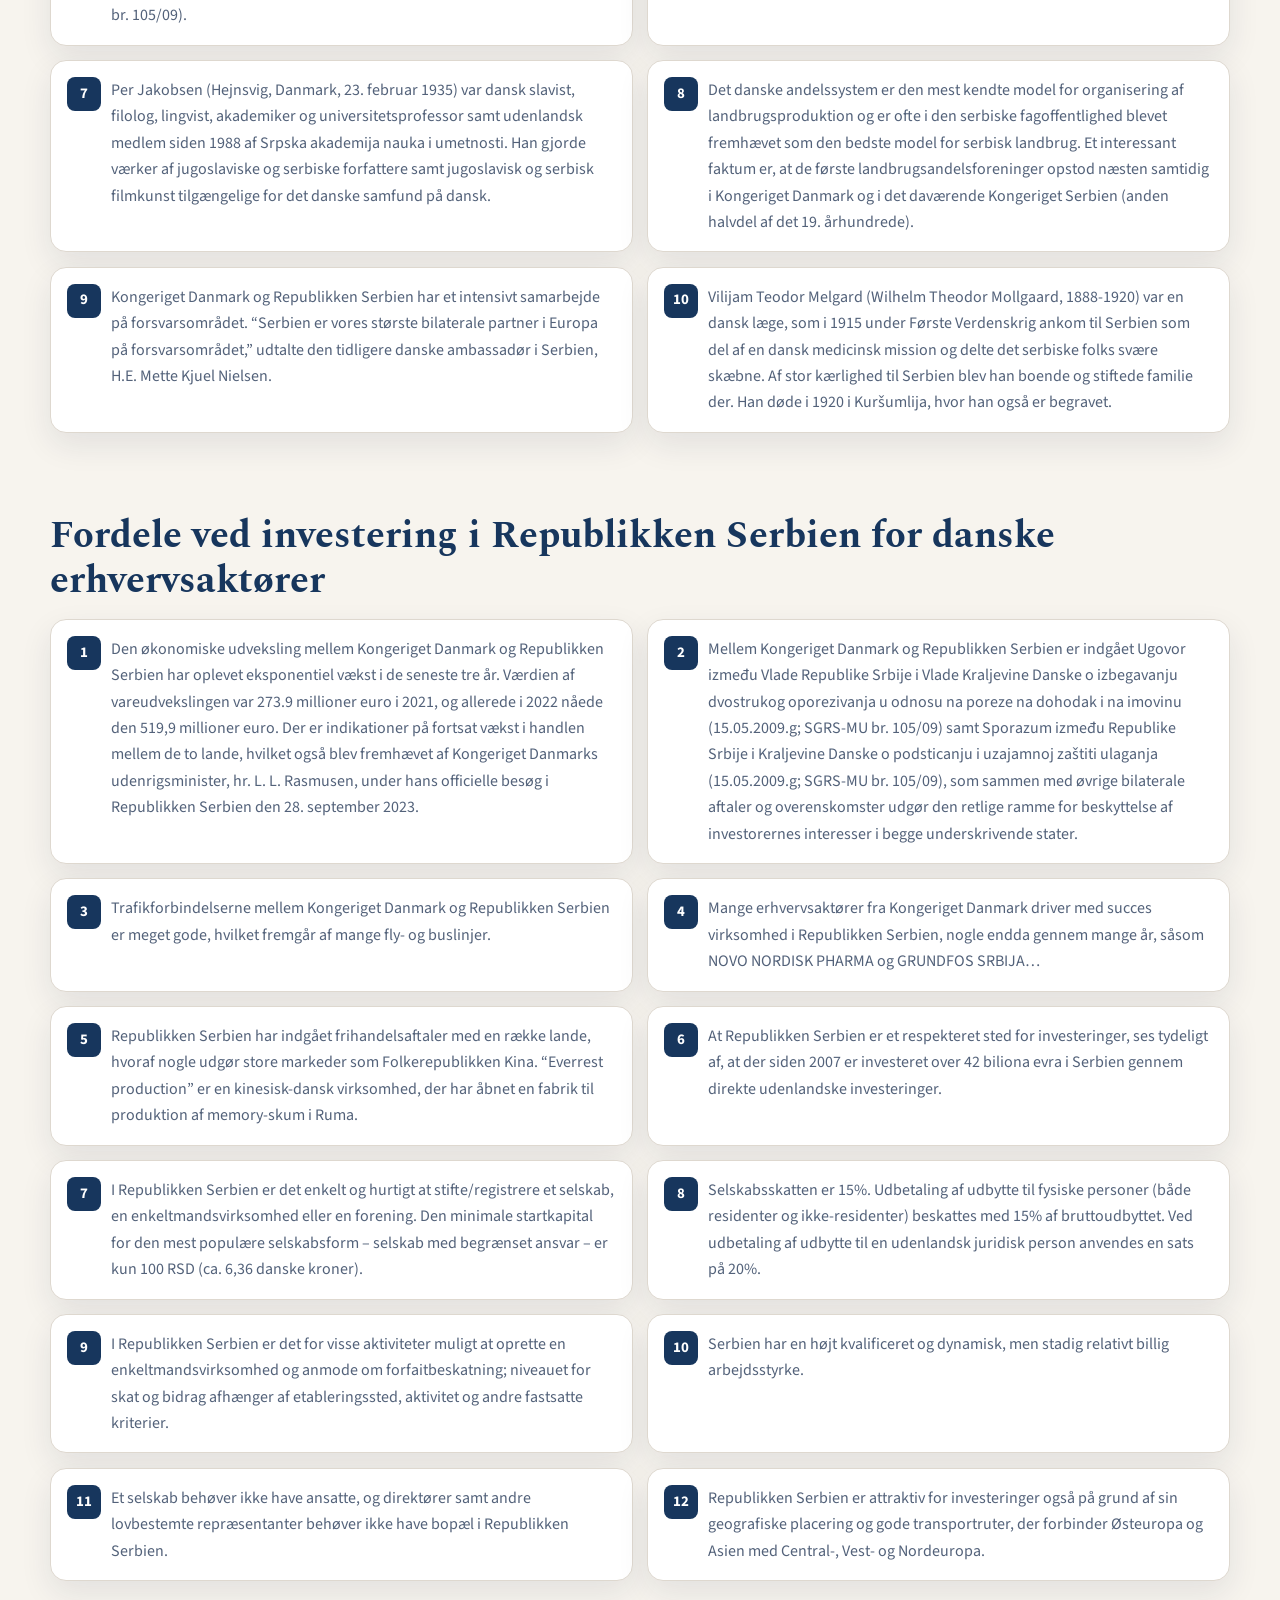
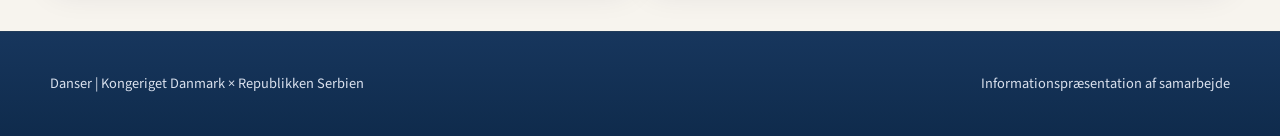
<file: da/about.html>
<!doctype html>
<html lang="da">
<head>
  <meta charset="UTF-8">
  <meta name="viewport" content="width=device-width, initial-scale=1.0">
  <title>Danser | Om os</title>
  <link rel="stylesheet" href="../styles.css">
</head>
<body>
<header class="site-header">
  <div class="container header-inner">
    <a class="brand" href="index.html">Danser</a>
    <nav class="main-nav desktop-nav" aria-label="Primary navigation">
      <a href="index.html">Hjem</a>
      <a class="active" href="about.html">Om os</a>
      <a href="contact.html">Kontakt</a>
    </nav>
    <div class="lang-switch desktop-lang">
      <button class="lang-trigger" type="button" aria-haspopup="true">Dansk</button>
      <div class="lang-menu" role="menu" aria-label="Language">
        <a href="../about.html">Srpski</a>
        <a class="active" href="about.html">Dansk</a>
      </div>
    </div>

    <input class="mobile-nav-toggle" id="mobile-nav-toggle" type="checkbox" aria-label="Open mobile menu">
    <label class="mobile-nav-button" for="mobile-nav-toggle" aria-label="Toggle mobile menu">
      <span></span>
      <span></span>
      <span></span>
    </label>
    <label class="mobile-nav-backdrop" for="mobile-nav-toggle" aria-hidden="true"></label>

    <aside class="mobile-nav-panel" aria-label="Mobile navigation">
      <div class="mobile-nav-head">
        <span>Menu</span>
        <label class="mobile-nav-close" for="mobile-nav-toggle" aria-label="Close menu">×</label>
      </div>
      <nav class="mobile-nav-links" aria-label="Mobile primary navigation">
        <a href="index.html">Hjem</a>
        <a class="active" href="about.html">Om os</a>
        <a href="contact.html">Kontakt</a>
      </nav>
      <details class="mobile-lang-switch">
        <summary>Dansk</summary>
        <div class="mobile-lang-menu">
          <a href="../about.html">Srpski</a>
          <a class="active" href="about.html">Dansk</a>
        </div>
      </details>
    </aside>
  </div>
</header>

<main class="about-main">
  <section class="section-space">
    <div class="container">
      <div class="about-top-panel">
        <img class="about-top-image" src="../assets/about_hero.png" alt="Flagene for Kongeriget Danmark og Republikken Serbien på flagstænger">
        <div class="about-top-copy">
          <span class="kicker">Om os</span>
          <h1 style="margin:0 0 0.75rem;">Om os</h1>
          <p>Med udgangspunkt i kendskab til samfundsmæssige og retlige normer samt økonomierne i Kongeriget Danmark og Republikken Serbien, og med erkendelse af det store potentiale for at styrke samarbejdet mellem enkeltpersoner, fremtrædende personer fra det offentlige liv, foreninger og virksomheder fra Kongeriget Danmark og Republikken Serbien inden for kultur, kunst og erhvervsliv, arbejder fortalere for intensivering af dette samarbejde, hr. Christian Ankerstjerne Rønneberg, fremtrædende dansk jurist og stor beundrer af Republikken Serbien og dens kultur, Vladan Škorić, tidligere ambassadør for Forbundsrepublikken Jugoslavien i Kongeriget Danmark, og………., med passende juridisk støtte, for gennem denne webpræsentation at fremme samarbejdet mellem fysiske og juridiske personer fra Kongeriget Danmark og Republikken Serbien og give relevante oplysninger med henblik på en vellykket gennemførelse af det nævnte samarbejde.</p>
        </div>
      </div>
    </div>
  </section>

  <section class="section-space">
    <div class="container">
      <header class="section-header watermark">
        <h2>Vi kan hjælpe med:</h2>
      </header>
      <div class="grid services-grid">
        <article class="card service-card">
          <div class="icon-circle"><svg class="icon" viewBox="0 0 24 24" aria-hidden="true"><path d="M4 7h8"/><path d="M8 3l4 4-4 4"/><path d="M20 17h-8"/><path d="M16 13l-4 4 4 4"/></svg></div>
          <h3>Import / eksport</h3>
          <p>Import og eksport af varer fra Serbien til Danmark og omvendt.</p>
        </article>
        <article class="card service-card">
          <div class="icon-circle"><svg class="icon" viewBox="0 0 24 24" aria-hidden="true"><path d="M4 4h10v16H4z"/><path d="M17 8h3v12h-6"/><path d="M8 8h3"/><path d="M17 14h3"/></svg></div>
          <h3>Etablering af enheder</h3>
          <p>Etablering af erhvervsenheder og foreninger i Republikken Serbien.</p>
        </article>
        <article class="card service-card">
          <div class="icon-circle"><svg class="icon" viewBox="0 0 24 24" aria-hidden="true"><path d="M5 2h15v20H5z"/><path d="M5 20h15"/><path d="M13 2v9l2-1.6 2 1.6V2"/><path d="M7.5 22h10"/></svg></div>
          <h3>Juridisk rådgivning</h3>
          <p>Hjælp til at finde passende juridisk rådgivning og information.</p>
        </article>
        <article class="card service-card">
          <div class="icon-circle"><svg class="icon" viewBox="0 0 24 24" aria-hidden="true"><path d="M3 11 12 4l9 7"/><path d="M5 10v10h14V10"/><path d="M14 20v-5h-4v5"/></svg></div>
          <h3>Fast ejendom</h3>
          <p>Teknisk-juridisk støtte ved erhvervelse eller afståelse af fast ejendom.</p>
        </article>
        <article class="card service-card">
          <div class="icon-circle"><svg class="icon" viewBox="0 0 24 24" aria-hidden="true"><path fill="currentColor" stroke="none" fill-rule="evenodd" clip-rule="evenodd" d="M10.052 19.001l.051.002.051.003.05.004.051.006.05.007.049.008.049.01.049.01.048.012.048.013.047.014.046.015.047.016.045.018.045.018.045.02.044.02.043.022.043.022.043.024.041.025.041.025.04.027.04.027.039.028.038.03.037.03.037.031.036.032.035.032.034.034.034.034.032.035.032.036.031.037.03.037.03.038.028.039.027.04.027.04.025.041.025.041.024.043.022.042.022.044.02.044.02.045.018.045.018.045.016.047.015.046.014.047.013.048.012.048.01.049.01.049.008.049.007.05.006.051.004.05.003.051.002.051.001.052v1h1v2h-13v-2h1v-1l.001-.052.002-.051.003-.051.004-.05.006-.051.007-.05.008-.049.01-.049.01-.049.012-.048.013-.048.014-.047.015-.046.016-.047.018-.045.018-.045.02-.045.02-.044.022-.044.022-.042.024-.043.025-.041.025-.041.027-.04.027-.04.028-.039.03-.038.03-.037.031-.037.032-.036.032-.035.034-.034.034-.034.035-.032.036-.032.037-.031.037-.03.038-.03.039-.028.04-.027.04-.027.041-.025.041-.025.043-.024.043-.022.043-.022.044-.02.045-.02.045-.018.045-.018.047-.016.046-.015.047-.014.048-.013.048-.012.049-.01.049-.01.049-.008.05-.007.051-.006.05-.004.051-.003.051-.002.052-.001h7l.052.001zm-7.039 1.999h-.013v1h7v-1h-6.987zm9.356-20.999l.05.001.05.003.049.005.049.005.049.007.049.007.048.009.048.011.048.011.047.012.047.014.046.014.046.016.046.017.045.018.045.019.044.021.044.021.043.022.043.024.042.025.041.025.041.027.041.028.039.029.039.029.039.031.038.032.037.033.036.034.036.035 4.949 4.949.035.036.034.036.033.038.032.037.031.039.03.039.029.04.027.04.027.042.026.041.024.042.024.043.022.043.022.044.02.044.019.045.018.045.017.046.016.046.015.046.013.047.012.047.012.048.01.048.009.048.007.049.007.048.005.049.005.05.003.049.001.05.001.05-.001.061-.003.061-.004.06-.006.06-.008.059-.01.058-.011.058-.013.057-.015.056-.016.056-.018.055-.019.054-.02.053-.023.053-.023.051-.025.051-.027.05-.027.05-.029.048-.031.047-.031.046-.033.046-.034.044-.036.044-.036.042-.038.041-.038.041-.04.039-.041.038-.041.037-.043.035-.044.035-.044.033-.046.032-.046.031-.047.029-.049.029-.048.027-.05.025-.05.024-.051.023-.052.021-.052.02-.053.019-.054.017-.054.016-.054.014-.056.012-.055.011-.056.009-.057.008-.057.006-.057.005-.057.003-.058.001-.058-.001-.059-.002-.058-.004-.059-.006-.059-.008-.059-.009-.059-.012-.06-.013-.059-.015-1.219 1.22 2.099 1.947 1.696 1.57 1.33 1.229 1.003.924.714.656.463.424.249.227.075.068.05.051.049.052.047.053.045.054.045.055.042.056.041.056.04.057.038.058.037.059.035.059.034.06.032.061.031.061.028.062.028.063.026.063.024.064.023.064.02.065.02.065.018.066.016.066.014.067.013.067.011.067.009.068.008.067.006.069.005.068.002.069.001.069-.001.073-.003.072-.005.072-.006.071-.009.071-.011.07-.012.07-.014.069-.016.069-.017.068-.02.068-.021.066-.022.067-.025.065-.026.065-.027.064-.029.063-.031.062-.032.061-.034.061-.035.06-.036.059-.038.057-.04.057-.041.056-.042.055-.043.054-.045.052-.046.052-.047.05-.049.05-.05.048-.05.047-.052.045-.054.045-.054.043-.055.042-.057.04-.057.039-.058.038-.06.036-.06.035-.061.034-.063.031-.063.031-.063.028-.065.028-.066.025-.066.024-.067.023-.068.02-.068.019-.069.017-.07.016-.071.013-.071.012-.071.01-.073.008-.072.006-.074.005-.073.002h-.074l-.075-.001-.075-.004-.063-.005-.062-.006-.062-.007-.062-.009-.062-.011-.061-.012-.061-.013-.061-.015-.06-.017-.06-.018-.06-.019-.059-.021-.059-.022-.059-.024-.058-.025-.058-.026-.057-.028-.057-.03-.056-.031-.056-.032-.056-.033-.055-.035-.054-.037-.054-.037-.054-.039-.053-.041-.052-.042-.052-.043-.051-.044-.051-.046-.05-.047-.049-.049-.042-.044-.075-.082-.241-.269-.349-.392-.437-.495-1.071-1.216-1.213-1.38-1.213-1.381-1.068-1.218-1.133-1.292-1.313 1.312.015.061.013.061.011.061.009.06.007.061.006.06.003.059.002.06.001.059-.002.059-.003.058-.005.058-.006.058-.009.057-.009.056-.012.056-.012.056-.015.055-.016.054-.017.054-.019.053-.02.052-.022.052-.023.051-.025.05-.026.049-.027.049-.028.048-.03.046-.031.047-.032.045-.034.044-.035.043-.035.042-.037.042-.039.04-.039.039-.04.038-.041.037-.043.036-.043.035-.045.033-.045.033-.046.031-.047.029-.048.029-.049.027-.05.026-.051.024-.051.023-.053.022-.053.02-.053.019-.055.017-.055.016-.056.014-.056.013-.057.011-.058.009-.058.008-.059.006-.059.004-.06.003-.06.001-.05-.001-.05-.002-.05-.003-.05-.004-.049-.005-.049-.007-.048-.008-.049-.009-.048-.01-.047-.011-.047-.013-.047-.014-.047-.014-.046-.016-.045-.017-.045-.018-.045-.019-.044-.021-.044-.021-.043-.022-.043-.024-.042-.025-.041-.025-.041-.027-.041-.028-.039-.029-.04-.029-.038-.031-.038-.032-.037-.033-.036-.034-.036-.035-4.949-4.948-.004-.004-.035-.036-.033-.036-.033-.038-.032-.038-.031-.038-.029-.039-.029-.04-.028-.041-.026-.041-.026-.041-.024-.042-.023-.043-.023-.043-.021-.043-.02-.045-.019-.044-.018-.045-.017-.046-.015-.045-.015-.047-.013-.046-.013-.047-.011-.048-.01-.047-.009-.048-.008-.049-.006-.048-.005-.049-.005-.049-.003-.05-.001-.049-.001-.05.001-.05.001-.049.003-.05.004-.049.006-.049.006-.049.008-.048.009-.048.01-.048.011-.047.012-.047.014-.047.014-.047.016-.046.017-.045.018-.045.019-.045.02-.044.021-.044.023-.043.023-.043.025-.042.025-.042.027-.041.028-.04.029-.04.029-.04.031-.038.032-.038.033-.038.034-.036.035-.036.051-.049.052-.047.054-.045.054-.042.055-.041.056-.038.058-.036.058-.034.058-.032.06-.029.06-.028.061-.025.061-.023.062-.021.062-.019.063-.017.063-.015.063-.013.063-.01.064-.009.064-.006.063-.005.064-.002.064-.001.063.002.064.004.063.005.063.008.063.009.062.012.062.013.061.016 5.679-5.679-.016-.062-.013-.063-.012-.063-.01-.063-.007-.064-.006-.064-.003-.064-.002-.064.001-.064.003-.064.004-.064.007-.063.009-.064.011-.063.013-.063.015-.063.017-.063.019-.062.021-.061.023-.061.025-.06.028-.06.029-.059.032-.058.033-.057.036-.057.038-.055.04-.055.042-.053.044-.053.046-.051.048-.05.036-.035.036-.034.037-.033.038-.032.039-.031.039-.03.04-.029.04-.028.041-.027.042-.025.042-.025.043-.024.043-.022.044-.022.044-.02.045-.019.045-.018.046-.017.046-.016.046-.015.047-.013.047-.013.048-.011.048-.01.048-.009.049-.008.049-.007.049-.005.049-.005.05-.003.05-.001.05-.001.05.001zm-5.349 8.712l3.536 3.537 1.773-1.774 1.107 1.211 2.532 2.775 1.432 1.57 1.345 1.478.594.654.518.571.421.466.308.343.028.032.029.032.031.031.033.029.034.029.035.027.037.026.038.024.038.023.04.02.04.018.041.016.041.013.042.01.021.004.021.003.021.002.021.002.027.001.026.001.025-.001.025-.001.024-.003.024-.002.024-.004.023-.004.044-.011.041-.012.04-.015.037-.016.035-.017.033-.018.03-.019.029-.019.025-.019.024-.019.021-.018.018-.017.029-.028.027-.029.026-.031.023-.031.023-.032.02-.033.018-.034.017-.035.015-.035.013-.035.011-.037.009-.036.008-.037.005-.037.003-.038.001-.037-.001-.038-.003-.039-.005-.038-.007-.037-.009-.037-.011-.037-.014-.037-.015-.036-.016-.035-.019-.035-.021-.034-.022-.034-.025-.034-.026-.032-.028-.033-.03-.031-.078-.07-.041-.034-.024-.02-.016-.015-.189-.174-.217-.202-.242-.226-.265-.25-.591-.559-.656-.625-.705-.674-.735-.705-.748-.719-.744-.717-1.405-1.356-1.177-1.138-1.11-1.076 1.634-1.635-3.537-3.536-3.882 3.884zm-1.415 1.415l-1.411.003-.001.001 4.947 4.946.001-1.413-3.535-3.537h-.001zm6.714-6.716l-.002.003 3.536 3.536.002-.002 1.412-.002-4.948-4.948v1.413z"/></svg></div>
          <h3>Juridisk bistand</h3>
          <p>Juridisk bistand ved udøvelse af forskellige rettigheder i Republikken Serbien.</p>
        </article>
      </div>
    </div>
  </section>

  <section class="section-space">
    <div class="container">
      <header class="section-header watermark">
        <h2>Ti vigtige fakta om forholdet mellem Kongeriget Danmark og Republikken Serbien</h2>
      </header>
      <div class="grid fact-grid">
        <article class="card number-card"><span class="number-badge">1</span><p>De diplomatiske forbindelser mellem Kongeriget Danmark og Republikken Serbien har varet i mere end hundrede år. De blev etableret i 1917, og samarbejdet mellem de to lande er blevet udviklet på forskellige områder.</p></article>
        <article class="card number-card"><span class="number-badge">2</span><p>Kongeriget Danmark deltager i mange kulturprojekter i Republikken Serbien og lægger særlig vægt på kulturelt samarbejde.</p></article>
        <article class="card number-card"><span class="number-badge">3</span><p>Den højeste værdi af vareudvekslingen mellem Kongeriget Danmark og Republikken Serbien blev registreret i 2022 og udgjorde 519,9 millioner euro.</p></article>
        <article class="card number-card"><span class="number-badge">4</span><p>Danske selskaber, der driver forretning i Republikken Serbien, placerer Kongeriget Danmark blandt de 20 største investorer i Republikken Serbien.</p></article>
        <article class="card number-card"><span class="number-badge">5</span><p>Kongeriget Danmark og Republikken Serbien har indgået 22 bilaterale aftaler/overenskomster, hvoraf de vigtigste er Ugovor između Vlade Republike Srbije i Vlade Kraljevine Danske o izbegavanju dvostrukog oporezivanja u odnosu na poreze na dohodak i na imovinu (15.05.2009.g; SGRS-MU br. 105/09) og Sporazum između Republike Srbije i Kraljevine Danske o podsticanju i uzajamnoj zaštiti ulaganja (15.05.2009.g; SGRS-MU br. 105/09).</p></article>
        <article class="card number-card"><span class="number-badge">6</span><p>Hillerød og Kladovo er venskabsbyer, som et resultat af livet og arbejdet for mennesker fra Kladovo-området i Hillerød.</p></article>
        <article class="card number-card"><span class="number-badge">7</span><p>Per Jakobsen (Hejnsvig, Danmark, 23. februar 1935) var dansk slavist, filolog, lingvist, akademiker og universitetsprofessor samt udenlandsk medlem siden 1988 af Srpska akademija nauka i umetnosti. Han gjorde værker af jugoslaviske og serbiske forfattere samt jugoslavisk og serbisk filmkunst tilgængelige for det danske samfund på dansk.</p></article>
        <article class="card number-card"><span class="number-badge">8</span><p>Det danske andelssystem er den mest kendte model for organisering af landbrugsproduktion og er ofte i den serbiske fagoffentlighed blevet fremhævet som den bedste model for serbisk landbrug. Et interessant faktum er, at de første landbrugsandelsforeninger opstod næsten samtidig i Kongeriget Danmark og i det daværende Kongeriget Serbien (anden halvdel af det 19. århundrede).</p></article>
        <article class="card number-card"><span class="number-badge">9</span><p>Kongeriget Danmark og Republikken Serbien har et intensivt samarbejde på forsvarsområdet. “Serbien er vores største bilaterale partner i Europa på forsvarsområdet,” udtalte den tidligere danske ambassadør i Serbien, H.E. Mette Kjuel Nielsen.</p></article>
        <article class="card number-card"><span class="number-badge">10</span><p>Vilijam Teodor Melgard (Wilhelm Theodor Mollgaard, 1888-1920) var en dansk læge, som i 1915 under Første Verdenskrig ankom til Serbien som del af en dansk medicinsk mission og delte det serbiske folks svære skæbne. Af stor kærlighed til Serbien blev han boende og stiftede familie der. Han døde i 1920 i Kuršumlija, hvor han også er begravet.</p></article>
      </div>
    </div>
  </section>

  <section class="section-space" style="margin-bottom: 50px;">
    <div class="container">
      <header class="section-header watermark">
        <h2>Fordele ved investering i Republikken Serbien for danske erhvervsaktører</h2>
      </header>
      <div class="grid benefits-grid">
        <article class="card number-card"><span class="number-badge">1</span><p>Den økonomiske udveksling mellem Kongeriget Danmark og Republikken Serbien har oplevet eksponentiel vækst i de seneste tre år. Værdien af vareudvekslingen var 273.9 millioner euro i 2021, og allerede i 2022 nåede den 519,9 millioner euro. Der er indikationer på fortsat vækst i handlen mellem de to lande, hvilket også blev fremhævet af Kongeriget Danmarks udenrigsminister, hr. L. L. Rasmusen, under hans officielle besøg i Republikken Serbien den 28. september 2023.</p></article>
        <article class="card number-card"><span class="number-badge">2</span><p>Mellem Kongeriget Danmark og Republikken Serbien er indgået Ugovor između Vlade Republike Srbije i Vlade Kraljevine Danske o izbegavanju dvostrukog oporezivanja u odnosu na poreze na dohodak i na imovinu (15.05.2009.g; SGRS-MU br. 105/09) samt Sporazum između Republike Srbije i Kraljevine Danske o podsticanju i uzajamnoj zaštiti ulaganja (15.05.2009.g; SGRS-MU br. 105/09), som sammen med øvrige bilaterale aftaler og overenskomster udgør den retlige ramme for beskyttelse af investorernes interesser i begge underskrivende stater.</p></article>
        <article class="card number-card"><span class="number-badge">3</span><p>Trafikforbindelserne mellem Kongeriget Danmark og Republikken Serbien er meget gode, hvilket fremgår af mange fly- og buslinjer.</p></article>
        <article class="card number-card"><span class="number-badge">4</span><p>Mange erhvervsaktører fra Kongeriget Danmark driver med succes virksomhed i Republikken Serbien, nogle endda gennem mange år, såsom NOVO NORDISK PHARMA og GRUNDFOS SRBIJA…</p></article>
        <article class="card number-card"><span class="number-badge">5</span><p>Republikken Serbien har indgået frihandelsaftaler med en række lande, hvoraf nogle udgør store markeder som Folkerepublikken Kina. “Everrest production” er en kinesisk-dansk virksomhed, der har åbnet en fabrik til produktion af memory-skum i Ruma.</p></article>
        <article class="card number-card"><span class="number-badge">6</span><p>At Republikken Serbien er et respekteret sted for investeringer, ses tydeligt af, at der siden 2007 er investeret over 42 biliona evra i Serbien gennem direkte udenlandske investeringer.</p></article>
        <article class="card number-card"><span class="number-badge">7</span><p>I Republikken Serbien er det enkelt og hurtigt at stifte/registrere et selskab, en enkeltmandsvirksomhed eller en forening. Den minimale startkapital for den mest populære selskabsform – selskab med begrænset ansvar – er kun 100 RSD (ca. 6,36 danske kroner).</p></article>
        <article class="card number-card"><span class="number-badge">8</span><p>Selskabsskatten er 15%. Udbetaling af udbytte til fysiske personer (både residenter og ikke-residenter) beskattes med 15% af bruttoudbyttet. Ved udbetaling af udbytte til en udenlandsk juridisk person anvendes en sats på 20%.</p></article>
        <article class="card number-card"><span class="number-badge">9</span><p>I Republikken Serbien er det for visse aktiviteter muligt at oprette en enkeltmandsvirksomhed og anmode om forfaitbeskatning; niveauet for skat og bidrag afhænger af etableringssted, aktivitet og andre fastsatte kriterier.</p></article>
        <article class="card number-card"><span class="number-badge">10</span><p>Serbien har en højt kvalificeret og dynamisk, men stadig relativt billig arbejdsstyrke.</p></article>
        <article class="card number-card"><span class="number-badge">11</span><p>Et selskab behøver ikke have ansatte, og direktører samt andre lovbestemte repræsentanter behøver ikke have bopæl i Republikken Serbien.</p></article>
        <article class="card number-card"><span class="number-badge">12</span><p>Republikken Serbien er attraktiv for investeringer også på grund af sin geografiske placering og gode transportruter, der forbinder Østeuropa og Asien med Central-, Vest- og Nordeuropa.</p></article>
      </div>
    </div>
  </section>
</main>

<footer class="site-footer">
  <div class="container footer-inner">
    <span>Danser | Kongeriget Danmark × Republikken Serbien</span>
    <span>Informationspræsentation af samarbejde</span>
  </div>
</footer>
</body>
</html>
</file>
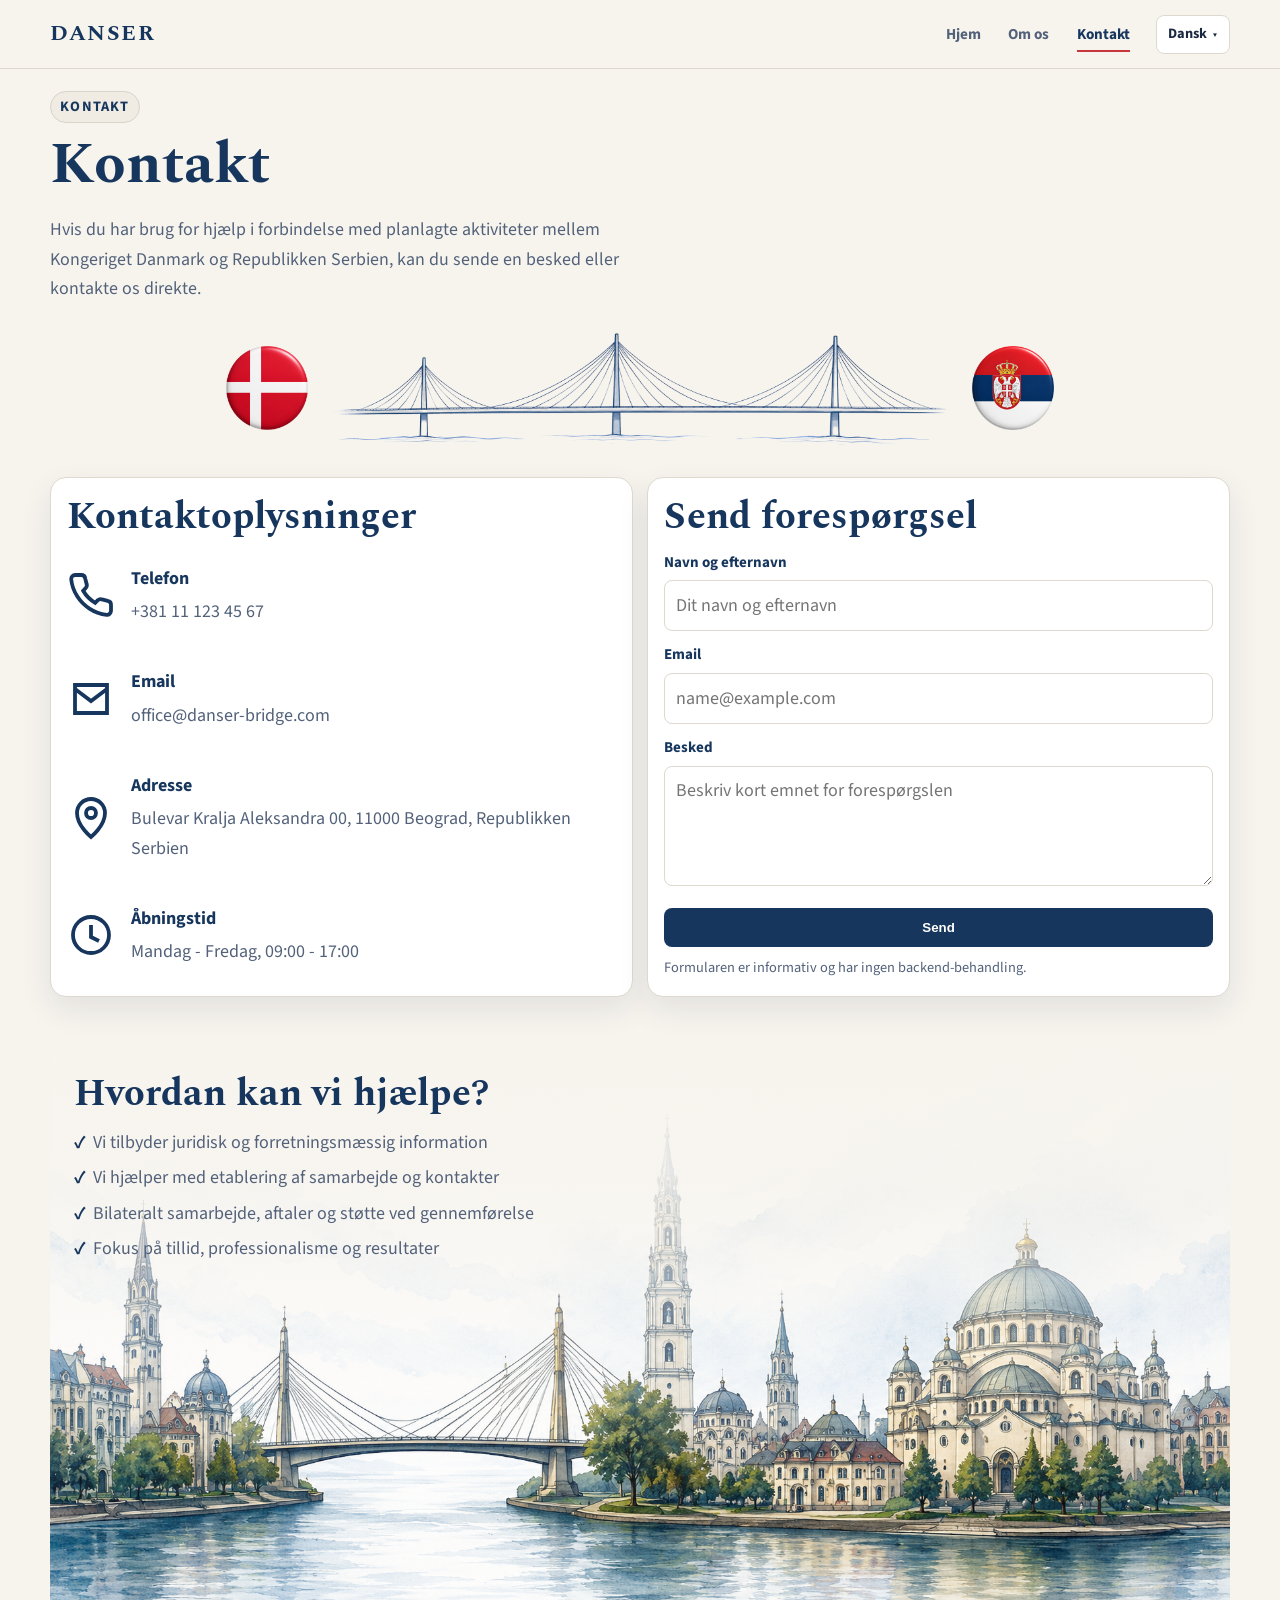
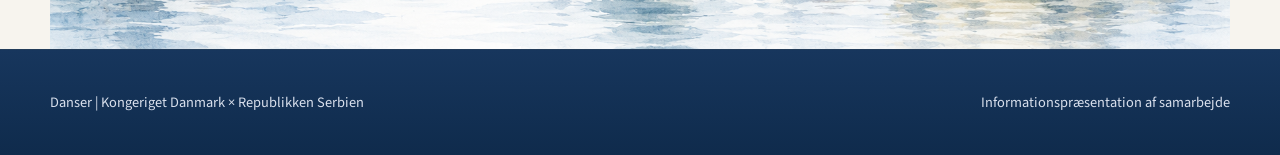
<file: da/contact.html>
<!doctype html>
<html lang="da">
<head>
  <meta charset="UTF-8">
  <meta name="viewport" content="width=device-width, initial-scale=1.0">
  <title>Danser | Kontakt</title>
  <link rel="stylesheet" href="../styles.css">
</head>
<body>
<header class="site-header">
  <div class="container header-inner">
    <a class="brand" href="index.html">Danser</a>
    <nav class="main-nav desktop-nav" aria-label="Primary navigation">
      <a href="index.html">Hjem</a>
      <a href="about.html">Om os</a>
      <a class="active" href="contact.html">Kontakt</a>
    </nav>
    <div class="lang-switch desktop-lang">
      <button class="lang-trigger" type="button" aria-haspopup="true">Dansk</button>
      <div class="lang-menu" role="menu" aria-label="Language">
        <a href="../contact.html">Srpski</a>
        <a class="active" href="contact.html">Dansk</a>
      </div>
    </div>

    <input class="mobile-nav-toggle" id="mobile-nav-toggle" type="checkbox" aria-label="Open mobile menu">
    <label class="mobile-nav-button" for="mobile-nav-toggle" aria-label="Toggle mobile menu">
      <span></span>
      <span></span>
      <span></span>
    </label>
    <label class="mobile-nav-backdrop" for="mobile-nav-toggle" aria-hidden="true"></label>

    <aside class="mobile-nav-panel" aria-label="Mobile navigation">
      <div class="mobile-nav-head">
        <span>Menu</span>
        <label class="mobile-nav-close" for="mobile-nav-toggle" aria-label="Close menu">×</label>
      </div>
      <nav class="mobile-nav-links" aria-label="Mobile primary navigation">
        <a href="index.html">Hjem</a>
        <a href="about.html">Om os</a>
        <a class="active" href="contact.html">Kontakt</a>
      </nav>
      <details class="mobile-lang-switch">
        <summary>Dansk</summary>
        <div class="mobile-lang-menu">
          <a href="../contact.html">Srpski</a>
          <a class="active" href="contact.html">Dansk</a>
        </div>
      </details>
    </aside>
  </div>
</header>

<main>
  <section class="section-space">
    <div class="container">
      <span class="kicker">Kontakt</span>
      <h1>Kontakt</h1>
      <p class="lead">Hvis du har brug for hjælp i forbindelse med planlagte aktiviteter mellem Kongeriget Danmark og Republikken Serbien, kan du sende en besked eller kontakte os direkte.</p>

      <div class="contact-bridge-strip" style="margin-top:1rem;">
        <div class="contact-bridge-visual">
          <img class="flag-round-img lg" src="../assets/dan.png" alt="Kongeriget Danmarks flag">
          <img class="contact-bridge-image" src="../assets/bridge.png" alt="Samarbejdsbro">
          <img class="flag-round-img lg" src="../assets/ser.png" alt="Republikken Serbiens flag">
        </div>
      </div>
    </div>
  </section>

  <section class="section-space" style="margin-bottom: 50px;">
    <div class="container contact-layout">
      <article class="contact-box">
        <h2>Kontaktoplysninger</h2>
        <div class="meta-list">
          <div class="meta-item">
            <svg class="meta-icon" viewBox="0 0 24 24" aria-hidden="true"><path d="M22 16.9v3a2 2 0 0 1-2.2 2 19.8 19.8 0 0 1-8.6-3.1 19.5 19.5 0 0 1-6-6A19.8 19.8 0 0 1 2.1 4.2 2 2 0 0 1 4.1 2h3a2 2 0 0 1 2 1.7l.7 2.8a2 2 0 0 1-.5 2.1L8.1 9.9a16 16 0 0 0 6 6l1.3-1.3a2 2 0 0 1 2.1-.4l2.8.7a2 2 0 0 1 1.7 2Z"/></svg>
            <div class="meta-content">
              <strong>Telefon</strong>
              <span>+381 11 123 45 67</span>
            </div>
          </div>
          <div class="meta-item">
            <svg class="meta-icon" viewBox="0 0 24 24" aria-hidden="true"><path d="M4 5h16v14H4z"/><path d="m4 7 8 6 8-6"/></svg>
            <div class="meta-content">
              <strong>Email</strong>
              <span>office@danser-bridge.com</span>
            </div>
          </div>
          <div class="meta-item">
            <svg class="meta-icon" viewBox="0 0 24 24" aria-hidden="true"><path d="M12 22s7-5.6 7-12a7 7 0 1 0-14 0c0 6.4 7 12 7 12Z"/><circle cx="12" cy="10" r="2.5"/></svg>
            <div class="meta-content">
              <strong>Adresse</strong>
              <span>Bulevar Kralja Aleksandra 00, 11000 Beograd, Republikken Serbien</span>
            </div>
          </div>
          <div class="meta-item">
            <svg class="meta-icon" viewBox="0 0 24 24" aria-hidden="true"><circle cx="12" cy="12" r="9"/><path d="M12 7v6l4 2"/></svg>
            <div class="meta-content">
              <strong>Åbningstid</strong>
              <span>Mandag - Fredag, 09:00 - 17:00</span>
            </div>
          </div>
        </div>

      </article>

      <article class="contact-form">
        <h2>Send forespørgsel</h2>
        <form action="#" method="post" class="form-grid">
          <div>
            <label for="name">Navn og efternavn</label>
            <input id="name" name="name" type="text" placeholder="Dit navn og efternavn">
          </div>
          <div>
            <label for="email">Email</label>
            <input id="email" name="email" type="email" placeholder="name@example.com">
          </div>
          <div>
            <label for="message">Besked</label>
            <textarea id="message" name="message" placeholder="Beskriv kort emnet for forespørgslen"></textarea>
          </div>
          <button class="button primary" type="submit">Send</button>
        </form>
        <p class="notice">Formularen er informativ og har ingen backend-behandling.</p>
      </article>
    </div>
  </section>

  <section class="section-space">
    <div class="container">
      <div class="contact-footer-illustration">
        <img src="../assets/contact_footer.png" alt="Panorama med bro og bymotiver">
        <div class="contact-footer-overlay">
          <h2>Hvordan kan vi hjælpe?</h2>
          <ul class="checklist checklist-check">
            <li>Vi tilbyder juridisk og forretningsmæssig information</li>
            <li>Vi hjælper med etablering af samarbejde og kontakter</li>
            <li>Bilateralt samarbejde, aftaler og støtte ved gennemførelse</li>
            <li>Fokus på tillid, professionalisme og resultater</li>
          </ul>
        </div>
      </div>
    </div>
  </section>
</main>

<footer class="site-footer">
  <div class="container footer-inner">
    <span>Danser | Kongeriget Danmark × Republikken Serbien</span>
    <span>Informationspræsentation af samarbejde</span>
  </div>
</footer>
</body>
</html>
</file>
<file: styles.css>
@import url('https://fonts.googleapis.com/css2?family=Source+Sans+3:wght@400;500;600;700&family=Spectral:wght@500;600;700&display=swap');

:root {
  --navy: #17365d;
  --cream: #f7f4ee;
  --dk-red: #c8102e;
  --rs-blue: #0c4076;
  --rs-red: #c6363c;
  --border: #ded8cf;
  --text: #1b2940;
  --muted: #53627a;
  --surface: #ffffff;
  --soft: #f2eee7;
  --shadow: 0 12px 32px rgba(17, 37, 64, 0.09);
  --radius: 16px;
}

* {
  box-sizing: border-box;
}

html {
  scroll-behavior: smooth;
}

body {
  margin: 0;
  background: var(--cream);
  color: var(--text);
  font-family: "Source Sans 3", "Segoe UI", sans-serif;
  font-size: 18px;
  line-height: 1.65;
}

a {
  color: inherit;
  text-decoration: none;
}

img,
svg {
  max-width: 100%;
}

.container {
  width: min(1180px, calc(100% - 2.8rem));
  margin: 0 auto;
}

.site-header {
  position: sticky;
  top: 0;
  z-index: 100;
  background: rgba(247, 244, 238, 0.95);
  border-bottom: 1px solid var(--border);
  backdrop-filter: blur(8px);
}

.header-inner {
  display: flex;
  align-items: center;
  gap: 0.8rem;
  padding: 0.85rem 0;
}

.brand {
  font-family: "Spectral", Georgia, serif;
  font-size: 1.35rem;
  font-weight: 700;
  letter-spacing: 0.07em;
  color: var(--navy);
  text-transform: uppercase;
}

.main-nav {
  margin-left: auto;
  display: flex;
  align-items: center;
  gap: 0.12rem;
}

.main-nav a {
  font-size: 0.95rem;
  font-weight: 700;
  color: var(--muted);
  padding: 0.5rem 0.8rem;
  border-radius: 8px;
}

.main-nav a:hover,
.main-nav a:focus-visible {
  color: var(--navy);
  background: #ece7de;
}

.main-nav a.active {
  color: var(--navy);
  position: relative;
}

.main-nav a.active::after {
  content: "";
  position: absolute;
  left: 0.8rem;
  right: 0.8rem;
  bottom: 0.18rem;
  border-bottom: 2px solid var(--rs-red);
}

.lang-switch {
  position: relative;
}

.lang-trigger {
  border: 1px solid var(--border);
  background: var(--surface);
  color: var(--text);
  border-radius: 8px;
  padding: 0.42rem 0.72rem;
  font: inherit;
  font-size: 0.9rem;
  font-weight: 700;
  cursor: pointer;
}

.lang-trigger::after {
  content: "▾";
  font-size: 0.72rem;
  margin-left: 0.4rem;
}

.lang-menu {
  position: absolute;
  right: 0;
  top: calc(100% + 0.48rem);
  display: none;
  min-width: 148px;
  background: var(--surface);
  border: 1px solid var(--border);
  border-radius: 10px;
  box-shadow: var(--shadow);
  padding: 0.3rem;
}

.lang-switch:hover .lang-menu,
.lang-switch:focus-within .lang-menu {
  display: block;
}

.lang-menu a {
  display: block;
  border-radius: 7px;
  padding: 0.46rem 0.62rem;
  color: var(--muted);
  font-size: 0.92rem;
  font-weight: 700;
}

.lang-menu a:hover,
.lang-menu a:focus-visible {
  color: var(--navy);
  background: #f0ece6;
}

.lang-menu a.active {
  color: var(--navy);
  background: #e8e3da;
}

.mobile-nav-toggle,
.mobile-nav-button,
.mobile-nav-backdrop,
.mobile-nav-panel {
  display: none;
}

.mobile-nav-toggle {
  position: absolute;
  opacity: 0;
  pointer-events: none;
}

.mobile-nav-button {
  width: 44px;
  height: 44px;
  border: 1px solid var(--border);
  border-radius: 10px;
  background: #fff;
  align-items: center;
  justify-content: center;
  flex-direction: column;
  gap: 5px;
  cursor: pointer;
  margin-left: auto;
}

.mobile-nav-button span {
  display: block;
  width: 20px;
  height: 2px;
  background: var(--navy);
  border-radius: 999px;
  transition: transform 0.25s ease, opacity 0.25s ease;
}

.mobile-nav-backdrop {
  position: fixed;
  inset: 0;
  background: rgba(16, 26, 41, 0.38);
  opacity: 0;
  pointer-events: none;
  transition: opacity 0.25s ease;
  z-index: 180;
}

.mobile-nav-panel {
  position: fixed;
  top: 0;
  right: 0;
  width: min(88vw, 340px);
  height: 100dvh;
  background: var(--cream);
  border-left: 1px solid var(--border);
  box-shadow: -16px 0 36px rgba(17, 37, 64, 0.18);
  transform: translateX(100%);
  transition: transform 0.28s ease;
  z-index: 190;
  padding: 1rem 1rem 1.25rem;
  overflow-y: auto;
}

.mobile-nav-head {
  display: flex;
  align-items: center;
  justify-content: space-between;
  margin-bottom: 1rem;
  color: var(--navy);
  font-weight: 700;
}

.mobile-nav-close {
  display: inline-flex;
  align-items: center;
  justify-content: center;
  width: 34px;
  height: 34px;
  border: 1px solid var(--border);
  border-radius: 8px;
  background: #fff;
  color: var(--navy);
  font-size: 1.45rem;
  line-height: 1;
  cursor: pointer;
}

.mobile-nav-links {
  display: grid;
  gap: 0.2rem;
}

.mobile-nav-links a {
  position: relative;
  padding: 0.62rem 0;
  font-size: 1.05rem;
  font-weight: 700;
  color: var(--muted);
}

.mobile-nav-links a.active {
  color: var(--navy);
}

.mobile-nav-links a.active::after {
  content: "";
  position: absolute;
  left: 0;
  bottom: 0.28rem;
  width: 34px;
  border-bottom: 2px solid var(--rs-red);
}

.mobile-lang-switch {
  margin-top: 1rem;
  border: 1px solid var(--border);
  border-radius: 10px;
  background: #fff;
  overflow: hidden;
}

.mobile-lang-switch summary {
  display: flex;
  align-items: center;
  justify-content: space-between;
  list-style: none;
  cursor: pointer;
  font-weight: 700;
  color: var(--navy);
  padding: 0.65rem 0.72rem;
}

.mobile-lang-switch summary::-webkit-details-marker {
  display: none;
}

.mobile-lang-switch summary::after {
  content: "▾";
  font-size: 0.78rem;
  transition: transform 0.2s ease;
}

.mobile-lang-switch[open] summary::after {
  transform: rotate(180deg);
}

.mobile-lang-menu {
  border-top: 1px solid var(--border);
  padding: 0.28rem;
}

.mobile-lang-menu a {
  display: block;
  border-radius: 7px;
  padding: 0.45rem 0.58rem;
  font-weight: 700;
  color: var(--muted);
}

.mobile-lang-menu a.active {
  color: var(--navy);
  background: #ece6dc;
}

:focus-visible {
  outline: 3px solid rgba(199, 16, 46, 0.35);
  outline-offset: 2px;
}

main {
}

.home-main {
  padding-top: 0;
}

.home-main .section-space:first-child {
  margin-top: 0;
}

.about-main {
  padding-top: 0;
}

.about-main .section-space:first-child {
  margin-top: 0;
}

.section-space {
  margin-top: 1.35rem;
}

.kicker {
  display: inline-block;
  align-self: flex-start;
  width: fit-content;
  margin-bottom: 0.52rem;
  padding: 0.18rem 0.58rem;
  border-radius: 999px;
  border: 1px solid #d9d3c9;
  font-size: 0.9rem;
  font-weight: 700;
  letter-spacing: 0.08em;
  text-transform: uppercase;
  color: var(--navy);
  background: #f0ece4;
}

h1,
h2,
h3 {
  margin: 0;
  font-family: "Spectral", Georgia, serif;
  color: var(--navy);
  line-height: 1.2;
}

h1 {
  font-size: clamp(2rem, 4.5vw, 3.6rem);
}

h2 {
  font-size: clamp(1.5rem, 3.1vw, 2.35rem);
}

h3 {
  font-size: 1.2rem;
}

.lead {
  margin: 0.95rem 0 0;
  color: var(--muted);
  max-width: 68ch;
  font-size: 1.12rem;
}

.hero-grid {
  display: grid;
  grid-template-columns: 1.03fr 0.97fr;
  gap: 1.3rem;
  align-items: stretch;
}

.hero-copy {
  padding: 1.3rem 0;
}

.hero-panel {
  position: relative;
  border: 0;
  overflow: hidden;
  background: #fff;
  box-shadow: none;
  min-height: 500px;
}

.hero-image-full {
  width: 100%;
  height: 100%;
  min-height: 500px;
  object-fit: cover;
  object-position: center;
  display: block;
}

.hero-overlay {
  position: absolute;
  inset: 0;
  padding: 1.75rem;
  display: flex;
  flex-direction: column;
  justify-content: center;
  max-width: 58%;
  background: linear-gradient(90deg, rgba(247, 244, 238, 0.96) 0%, rgba(247, 244, 238, 0.9) 30%, rgba(247, 244, 238, 0.28) 62%, rgba(247, 244, 238, 0) 100%);
}

.hero-actions {
  display: flex;
  flex-wrap: wrap;
  gap: 0.72rem;
  margin-top: 1.6rem;
}

.button {
  display: inline-flex;
  align-items: center;
  justify-content: center;
  border-radius: 8px;
  border: 1px solid transparent;
  padding: 0.7rem 1.08rem;
  font-weight: 700;
}

.button.primary {
  background: var(--navy);
  color: #fff;
}

.button.primary:hover {
  background: #102946;
}

.button.secondary {
  background: #fff;
  border-color: var(--border);
  color: var(--navy);
}

.button.secondary:hover {
  background: #f1ece5;
}

.hero-visual {
  position: relative;
  margin: 0;
  border-radius: 22px;
  border: 1px solid var(--border);
  min-height: 390px;
  overflow: hidden;
  box-shadow: var(--shadow);
  background: #fff;
}

.hero-visual::after {
  content: "";
  position: absolute;
  inset-inline: 0;
  bottom: 0;
  height: 26%;
  background: linear-gradient(to top, rgba(247, 244, 238, 0.68), rgba(247, 244, 238, 0));
  pointer-events: none;
}

.hero-image {
  width: 100%;
  height: 100%;
  min-height: 390px;
  object-fit: cover;
  object-position: 72% center;
  display: block;
}

.flag-round-img {
  width: 78px;
  height: 78px;
  object-fit: contain;
}

.flag-round-img.lg {
  width: 84px;
  height: 84px;
}

.hero-flag-row {
  display: flex;
  justify-content: space-between;
  align-items: center;
}

.flag-disc {
  width: 78px;
  aspect-ratio: 1 / 1;
  border-radius: 50%;
  border: 1px solid rgba(23, 54, 93, 0.18);
  box-shadow: inset 0 0 0 1px rgba(255, 255, 255, 0.45);
  position: relative;
}

.flag-disc.dk {
  background: var(--dk-red);
}

.flag-disc.dk::before,
.flag-disc.dk::after {
  content: "";
  position: absolute;
  background: #fff;
}

.flag-disc.dk::before {
  left: 32%;
  top: 0;
  width: 13%;
  height: 100%;
}

.flag-disc.dk::after {
  top: 44%;
  left: 0;
  height: 13%;
  width: 100%;
}

.flag-disc.rs {
  background: linear-gradient(to bottom, var(--rs-red) 0 33%, var(--rs-blue) 33% 66%, #fff 66% 100%);
}

.flag-disc.rs::after {
  content: "";
  position: absolute;
  width: 12px;
  height: 12px;
  background: radial-gradient(circle, #f6d44f 0 45%, #b0892f 46% 100%);
  left: 50%;
  top: 38%;
  transform: translate(-50%, -50%);
  border-radius: 50%;
}

.bridge-line {
  flex: 1;
  margin: 0 0.8rem;
  height: 2px;
  background: linear-gradient(90deg, rgba(23, 54, 93, 0.45), rgba(12, 64, 118, 0.9), rgba(23, 54, 93, 0.45));
  position: relative;
}

.bridge-line::before,
.bridge-line::after {
  content: "";
  position: absolute;
  top: -17px;
  width: 40%;
  height: 18px;
  border-top: 2px solid rgba(23, 54, 93, 0.55);
  border-radius: 55% 55% 0 0;
}

.bridge-line::before {
  left: 8%;
}

.bridge-line::after {
  right: 8%;
}

.country-bridge-banner {
  background: var(--surface);
  border: 1px solid var(--border);
  border-radius: 18px;
  box-shadow: var(--shadow);
  padding: 3rem 1rem;
  display: grid;
  grid-template-columns: 1fr auto 1fr;
  gap: 0.8rem;
  align-items: center;
}

.banner-country {
  display: flex;
  flex-direction: column;
  align-items: center;
  justify-content: center;
  text-align: center;
  gap: 0.72rem;
}

.banner-country h3 {
  margin: 0;
  font-size: 1.8rem;
}

.banner-country p {
  margin: 0;
  color: var(--muted);
  font-size: 0.92rem;
}

.banner-center {
  text-align: center;
  min-width: 280px;
}

.bridge-image {
  display: block;
  margin: 0 auto;
  width: 520px;
  max-width: 100%;
}

.banner-center p {
  margin: 0.3rem 0 0;
  color: var(--navy);
  font-family: "Spectral", Georgia, serif;
  font-weight: 600;
  font-size: 1.08rem;
}

.dual-accent {
  margin: 0.52rem auto 0;
  width: 130px;
  height: 4px;
  border-radius: 999px;
  background: linear-gradient(90deg, var(--rs-red) 0 48%, transparent 48% 52%, var(--rs-blue) 52% 100%);
}

.section-header {
  margin-top: 5rem;
  margin-bottom: 1rem;
  position: relative;
}

.flag-chipline {
  display: inline-flex;
  align-items: center;
  gap: 0.5rem;
  font-size: 0.92rem;
  color: var(--navy);
  font-weight: 700;
  margin-bottom: 0.3rem;
}

.flag-chipline .chip {
  background: rgba(255, 255, 255, 0.76);
  border: 1px solid var(--border);
  border-radius: 999px;
  padding: 0.24rem 0.54rem;
}

.grid {
  display: grid;
  gap: 0.9rem;
}

.services-grid {
  grid-template-columns: repeat(5, minmax(0, 1fr));
}

.card {
  background: var(--surface);
  border: 1px solid var(--border);
  border-radius: var(--radius);
  box-shadow: var(--shadow);
  padding: 1rem;
}

.service-card {
  text-align: center;
  padding: 0.94rem 0.76rem;
}

.icon-circle {
  width: auto;
  height: auto;
  margin: 0 auto 0.72rem;
  background: transparent;
  border: 0;
  display: flex;
  align-items: center;
  justify-content: center;
  padding: 0;
}

.icon {
  width: 46px;
  height: 46px;
  color: var(--navy);
  stroke: var(--navy);
  fill: none;
  stroke-width: 1.8;
  stroke-linecap: round;
  stroke-linejoin: round;
}

.service-card h3 {
  font-size: 1.3rem;
  margin-bottom: 0.35rem;
}

.service-card p {
  margin: 0;
  color: var(--muted);
  font-size: 1rem;
  line-height: 1.45;
}

.country-pair {
  display: grid;
  grid-template-columns: 1fr auto 1fr;
  gap: 0.9rem;
  align-items: stretch;
}

.country-card {
  background: linear-gradient(180deg, #fff, #fbf8f3);
  border: 1px solid var(--border);
  border-radius: 14px;
  padding: 1rem;
  box-shadow: var(--shadow);
}

.country-card.dk {
  box-shadow: inset 0 0 0 999px rgba(200, 16, 46, 0.03), var(--shadow);
}

.country-card.rs {
  box-shadow: inset 0 0 0 999px rgba(12, 64, 118, 0.03), var(--shadow);
}

.country-card p {
  margin: 0.45rem 0 0;
  color: var(--muted);
}

.country-connector {
  align-self: center;
  width: 86px;
  height: 2px;
  background: linear-gradient(90deg, rgba(200, 16, 46, 0.65), rgba(12, 64, 118, 0.72));
  position: relative;
}

.country-connector::before,
.country-connector::after {
  content: "";
  position: absolute;
  width: 18px;
  height: 18px;
  border-top: 2px solid rgba(23, 54, 93, 0.45);
  border-left: 2px solid rgba(23, 54, 93, 0.45);
  border-radius: 10px 0 0 0;
  top: -16px;
}

.country-connector::before {
  left: 10px;
}

.country-connector::after {
  right: 10px;
  transform: scaleX(-1);
}

.stats-grid {
  grid-template-columns: repeat(3, minmax(0, 1fr));
}

.stat-card {
  display: flex;
  flex-direction: column;
  column-gap: 0.85rem;
  align-items: start;

  justify-content: center;

  min-height: 250px;
}

.stat-card .icon-circle {
  margin: 0;
  width: 58px;
  height: 58px;
  grid-column: 1;
}

.stat-card .icon {
  width: 46px;
  height: 46px;
}

.stat-card strong {
  display: block;
  font-family: "Spectral", Georgia, serif;
  font-size: 3rem;
  color: var(--navy);
  line-height: 1.1;
  margin: 0;
  grid-column: 2;
}

.stat-card p {
  margin: 0;
  color: var(--muted);
  grid-column: 2;
}


.about-intro {
  display: grid;
  grid-template-columns: 1.08fr 0.92fr;
  gap: 1rem;
  align-items: stretch;
}

.intro-text {
  background: var(--surface);
  border: 1px solid var(--border);
  border-radius: 16px;
  box-shadow: var(--shadow);
  padding: 1rem;
}

.intro-text p {
  margin: 0 0 0.9rem;
  color: var(--muted);
}

.intro-visual {
  margin: 0;
  border-radius: 16px;
  border: 1px solid var(--border);
  overflow: hidden;
  min-height: 300px;
  box-shadow: var(--shadow);
  background: #fff;
}

.about-hero-image {
  width: 100%;
  height: 100%;
  min-height: 300px;
  object-fit: cover;
  object-position: center;
  display: block;
}

.about-top-panel {
  position: relative;
  border: 0;
  background: #fff;
  overflow: hidden;
  min-height: 260px;
  box-shadow: none;
}

.about-top-image {
  width: 58%;
  height: 100%;
  min-height: 260px;
  margin-left: auto;
  object-fit: cover;
  object-position: center;
  display: block;
}

.about-top-copy {
  position: absolute;
  left: 0;
  top: 0;
  bottom: 0;
  width: 52%;
  padding: 1.1rem 1rem;
  display: flex;
  flex-direction: column;
  align-items: flex-start;
  justify-content: flex-start;
  background: linear-gradient(90deg, rgba(247, 244, 238, 0.98) 0%, rgba(247, 244, 238, 0.92) 66%, rgba(247, 244, 238, 0.15) 100%);
}

.about-top-copy p {
  margin: 0;
  color: var(--text);
  line-height: 1.7;
}

.fact-grid {
  grid-template-columns: repeat(2, minmax(0, 1fr));
}

.number-card {
  display: grid;
  grid-template-columns: 34px 1fr;
  gap: 0.62rem;
  align-items: start;
}

.number-badge {
  width: 34px;
  height: 34px;
  border-radius: 8px;
  background: var(--navy);
  color: #fff;
  font-weight: 700;
  display: grid;
  place-items: center;
  font-size: 0.93rem;
}

.number-card p {
  margin: 0;
  color: var(--muted);
  font-size: 1rem;
}

.benefits-grid {
  grid-template-columns: repeat(2, minmax(0, 1fr));
}

.contact-bridge-strip {
  padding: 0.5rem 0;
}

.contact-bridge-visual {
  display: flex;
  align-items: center;
  justify-content: center;
  gap: 1rem;
}

.contact-bridge-image {
  width: 630px;
  max-width: 100%;
  height: auto;
  display: block;
}

.contact-layout {
  display: grid;
  grid-template-columns: 1fr 1fr;
  gap: 0.9rem;
}

.contact-box,
.contact-form {
  background: var(--surface);
  border: 1px solid var(--border);
  border-radius: var(--radius);
  box-shadow: var(--shadow);
  padding: 1rem;
}

.contact-box {
  display: flex;
  flex-direction: column;
}

.flag-strip {
  display: block;
  height: 6px;
  border-radius: 99px;
  background: linear-gradient(90deg, var(--dk-red) 0 28%, #ffffff 28% 36%, var(--rs-red) 36% 63%, var(--rs-blue) 63% 88%, #ffffff 88% 100%);
  margin-bottom: 0.9rem;
}

.contact-box h2,
.contact-form h2 {
  margin-bottom: 0.72rem;
}

.meta-list {
  flex: 1;
  display: flex;
  flex-direction: column;
  justify-content: space-between;
  gap: 1rem;
  padding-block: 0.8rem;
}

.meta-item {
  display: grid;
  grid-template-columns: 48px 1fr;
  column-gap: 1rem;
  align-items: center;
  padding: 0;
}

.meta-content {
  display: flex;
  flex-direction: column;
  gap: 0.25rem;
}

.meta-item strong {
  display: block;
  color: var(--navy);
}

.meta-item span {
  color: var(--muted);
}

.meta-icon {
  width: 48px;
  height: 48px;
  stroke: var(--navy);
  fill: none;
  stroke-width: 1.9;
  margin: 0;
  align-self: center;
}

.form-grid {
  display: grid;
  gap: 0.76rem;
}

label {
  display: block;
  margin-bottom: 0.3rem;
  color: var(--navy);
  font-size: 0.94rem;
  font-weight: 700;
}

input,
textarea {
  width: 100%;
  border: 1px solid var(--border);
  border-radius: 8px;
  padding: 0.6rem 0.65rem;
  font: inherit;
  color: var(--text);
  background: #fff;
}

textarea {
  min-height: 120px;
  resize: vertical;
}

.notice {
  margin: 0.58rem 0 0;
  font-size: 0.9rem;
  color: var(--muted);
}

.checklist {
  margin: 0.85rem 0 0;
  padding-left: 1.15rem;
}

.checklist li {
  margin-bottom: 0.36rem;
  color: var(--muted);
}

.checklist-check {
  list-style: none;
  padding-left: 0;
}

.checklist-check li {
  position: relative;
  padding-left: 1.2rem;
}

.checklist-check li::before {
  content: "✓";
  position: absolute;
  left: 0;
  top: 0;
  color: var(--navy);
  font-weight: 700;
}

.contact-footer-illustration {
  position: relative;
  border: 0;
  overflow: hidden;
  background: transparent;
}

.contact-footer-illustration img {
  width: 100%;
  display: block;
  object-fit: cover;
}

.contact-footer-overlay {
  position: absolute;
  inset: 0;
  padding: 1.5rem;
  display: flex;
  flex-direction: column;
  align-items: flex-start;
  justify-content: flex-start;
  background: linear-gradient(180deg, rgba(247, 244, 238, 0.96) 0%, rgba(247, 244, 238, 0.9) 22%, rgba(247, 244, 238, 0.4) 46%, rgba(247, 244, 238, 0.1) 66%, rgba(247, 244, 238, 0) 80%);
}

.contact-footer-overlay h2 {
  margin: 0 0 0.75rem;
}

.contact-footer-overlay .checklist {
  margin: 0;
}

.site-footer {
  background: linear-gradient(180deg, #17365d, #0f2b4c);
  color: #d9e0ed;
  border-top: 1px solid rgba(255, 255, 255, 0.08);
  padding-top: 25px;
  padding-bottom: 25px;
}

.footer-inner {
  display: flex;
  justify-content: space-between;
  align-items: center;
  gap: 1rem;
  padding: 0.95rem 0;
  font-size: 0.9rem;
}

.text-columns {
  columns: 2;
  column-gap: 1.15rem;
}

@media (max-width: 1120px) {
  .services-grid {
    grid-template-columns: repeat(3, minmax(0, 1fr));
  }

  .country-bridge-banner {
    grid-template-columns: 1fr;
    text-align: center;
  }

  .banner-country {
    justify-content: center;
  }

  .banner-center {
    min-width: 0;
  }

  .country-pair {
    grid-template-columns: 1fr;
  }

  .country-connector {
    width: 100%;
    height: 1px;
  }
}

@media (max-width: 920px) {
  html:has(.mobile-nav-toggle:checked),
  body:has(.mobile-nav-toggle:checked) {
    overflow: hidden;
  }

  .site-header {
    backdrop-filter: none;
    -webkit-backdrop-filter: none;
  }

  .hero-grid,
  .about-intro,
  .contact-layout {
    grid-template-columns: 1fr;
  }

  .hero-panel {
    min-height: 420px;
  }

  .hero-image-full {
    min-height: 420px;
    object-position: 72% center;
  }

  .hero-overlay {
    max-width: 75%;
    padding: 1rem;
  }

  .about-top-image {
    width: 100%;
  }

  .about-top-copy {
    width: 68%;
    padding: 0.9rem;
  }

  .hero-copy {
    padding-bottom: 0;
  }

  .hero-visual {
    min-height: 300px;
  }

  .hero-image {
    min-height: 300px;
    object-position: 64% center;
  }

  .services-grid {
    grid-template-columns: repeat(2, minmax(0, 1fr));
  }

  .stats-grid,
  .fact-grid,
  .benefits-grid {
    grid-template-columns: 1fr;
  }

  .header-inner {
    gap: 0.6rem;
  }

  .desktop-nav,
  .desktop-lang {
    display: none;
  }

  .mobile-nav-button,
  .mobile-nav-backdrop,
  .mobile-nav-panel {
    display: flex;
  }

  .mobile-nav-backdrop {
    display: block;
  }

  .mobile-nav-panel {
    display: block;
  }

  .mobile-nav-toggle:checked + .mobile-nav-button span:nth-child(1) {
    transform: translateY(7px) rotate(45deg);
  }

  .mobile-nav-toggle:checked + .mobile-nav-button span:nth-child(2) {
    opacity: 0;
  }

  .mobile-nav-toggle:checked + .mobile-nav-button span:nth-child(3) {
    transform: translateY(-7px) rotate(-45deg);
  }

  .mobile-nav-toggle:checked ~ .mobile-nav-backdrop {
    opacity: 1;
    pointer-events: auto;
  }

  .mobile-nav-toggle:checked ~ .mobile-nav-panel {
    transform: translateX(0);
  }

  .footer-inner {
    flex-direction: column;
    align-items: flex-start;
  }
}

@media (max-width: 620px) {
  body {
    font-size: 17px;
  }

  .container {
    width: min(1180px, calc(100% - 1.2rem));
  }

  main {
    padding-top: 1.2rem;
  }

  .services-grid {
    grid-template-columns: 1fr;
  }

  .contact-bridge-visual {
    grid-template-columns: 56px minmax(0, 1fr) 56px;
    display: grid;
    gap: 0.5rem;
  }

  .contact-bridge-strip {
    overflow: hidden;
  }

  .contact-bridge-image {
    width: 100%;
    min-width: 0;
  }

  .flag-round-img.lg {
    width: 56px;
    height: 56px;
  }

  .hero-panel,
  .hero-image-full {
    min-height: max(620px, calc(100svh - 92px));
  }

  .hero-overlay {
    max-width: 100%;
    justify-content: flex-start;
    padding-top: 1rem;
    padding-bottom: 1.2rem;
    background: linear-gradient(180deg, rgba(247, 244, 238, 0.95) 0%, rgba(247, 244, 238, 0.86) 52%, rgba(247, 244, 238, 0.12) 100%);
  }

  .hero-overlay h1 {
    font-size: clamp(1.9rem, 9vw, 2.45rem);
  }

  .hero-overlay .lead {
    font-size: 1.05rem;
  }

  .hero-actions {
    margin-top: 1.1rem;
    flex-direction: column;
    align-items: flex-start;
  }

  .hero-actions .button {
    width: 100%;
    max-width: 320px;
  }

  .about-top-panel {
    min-height: 320px;
  }

  .about-top-image {
    min-height: 320px;
  }

  .about-top-copy {
    width: 100%;
    height: 58%;
    top: auto;
    bottom: 0;
    align-items: flex-start;
    background: linear-gradient(180deg, rgba(247, 244, 238, 0.08) 0%, rgba(247, 244, 238, 0.95) 30%, rgba(247, 244, 238, 0.98) 100%);
  }

  .contact-footer-overlay {
    padding: 1rem 0.9rem;
    background: linear-gradient(180deg, rgba(247, 244, 238, 0.98) 0%, rgba(247, 244, 238, 0.94) 30%, rgba(247, 244, 238, 0.62) 56%, rgba(247, 244, 238, 0.2) 76%, rgba(247, 244, 238, 0) 90%);
  }
}
</file>
